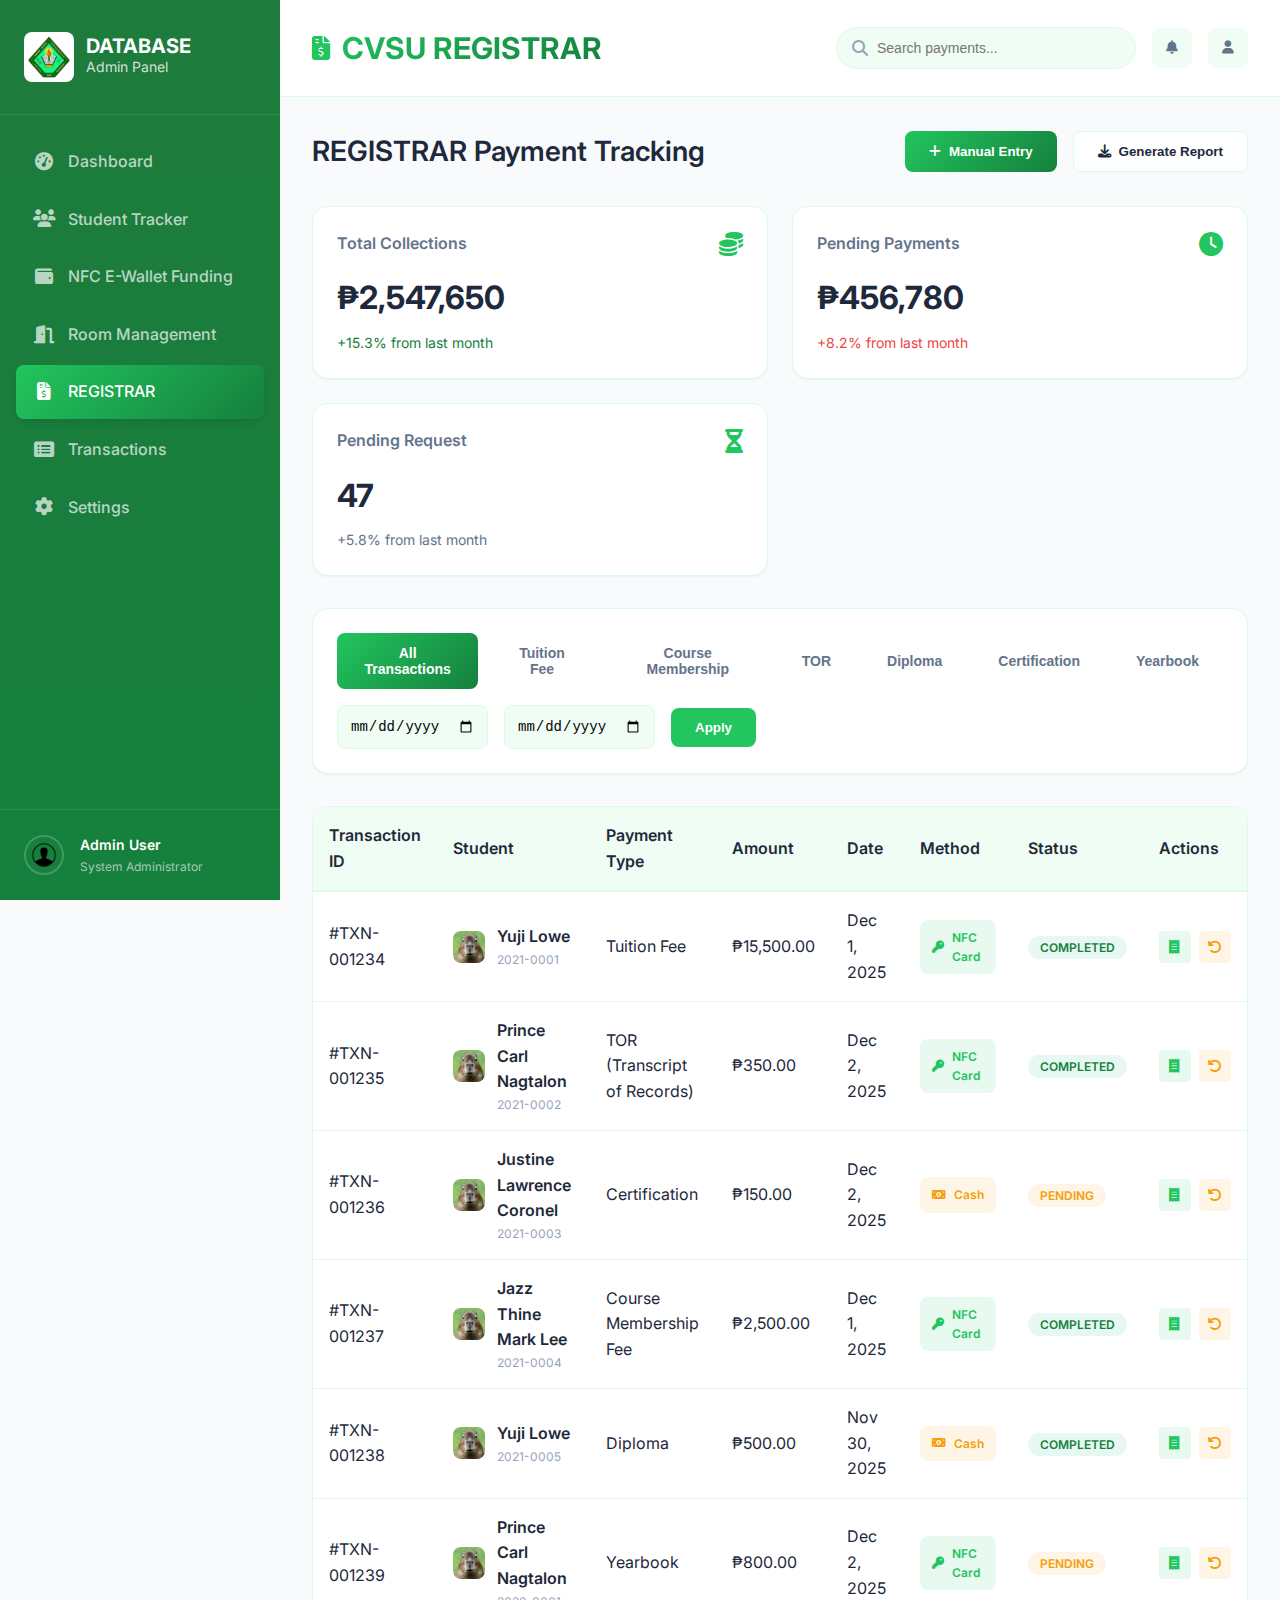
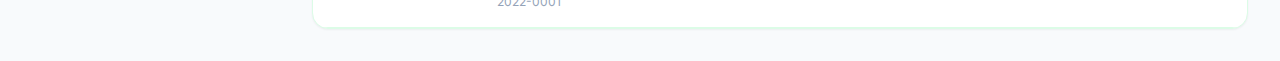
<file: HTML/REGISTRAR.html>
<!DOCTYPE html>
<html lang="en">
<head>
    <meta charset="UTF-8">
    <meta name="viewport" content="width=device-width, initial-scale=1.0">
    <title>REGISTRAR Payment Records - CVSU Key Admin</title>
    <link rel="stylesheet" href="../CSS/REGISTRAR.css">
    <link href="https://cdnjs.cloudflare.com/ajax/libs/font-awesome/6.4.0/css/all.min.css" rel="stylesheet">
    <link href="https://fonts.googleapis.com/css2?family=Inter:wght@300;400;500;600;700&display=swap" rel="stylesheet">
</head>
<body>
    <!-- Sidebar Navigation -->
    <nav class="sidebar">
        <div class="sidebar-header">
            <div class="logo">
                <img src="../assets/Cavite_State_University_(CvSU).png" alt="CvSU Logo" class="logo-img">
                <div class="logo-text">
                    <span class="logo-title">DATABASE</span>
                    <span class="logo-subtitle">Admin Panel</span>
                </div>
            </div>
        </div>
        
        <ul class="sidebar-menu">
            <li class="menu-item" data-section="dashboard">
                <a href="dashboard.html">
                    <i class="fas fa-tachometer-alt"></i>
                    <span>Dashboard</span>
                </a>
            </li>
            <li class="menu-item" data-section="students">
                <a href="students.html">
                    <i class="fas fa-users"></i>
                    <span>Student Tracker</span>
                </a>
            </li>
            <li class="menu-item" data-section="funding">
                <a href="NFC_E-Wallet_Funding.html">
                    <i class="fas fa-wallet"></i>
                    <span>NFC E-Wallet Funding</span>
                </a>
            </li>
            <li class="menu-item" data-section="rooms">
                <a href="rooms.html">
                    <i class="fas fa-door-open"></i>
                    <span>Room Management</span>
                </a>
            </li>
            <li class="menu-item active" data-section="payments">
                <a href="REGISTRAR.html">
                    <i class="fas fa-file-invoice-dollar"></i>
                    <span>REGISTRAR</span>
                </a>
            </li>
            <li class="menu-item" data-section="transactions">
                <a href="transactions.html">
                    <i class="fas fa-list-alt"></i>
                    <span>Transactions</span>
                </a>
            </li>
            <li class="menu-item" data-section="settings">
                <a href="settings.html">
                    <i class="fas fa-cog"></i>
                    <span>Settings</span>
                </a>
            </li>
        </ul>
        
        <div class="sidebar-footer">
            <div class="admin-profile">
                <img src="../assets/admin.png" alt="Admin" class="profile-img">
                <div class="profile-info">
                    <span class="name">Admin User</span>
                    <span class="role">System Administrator</span>
                </div>
            </div>
        </div>
    </nav>

    <!-- Main Content -->
    <main class="main-content">
        <!-- Header -->
        <header class="header">
            <div class="header-left">
                <button class="sidebar-toggle">
                    <i class="fas fa-bars"></i>
                </button>
                <h1 class="page-title gradient-text">
                    <i class="fas fa-file-invoice-dollar"></i>
                    CVSU REGISTRAR
                </h1>
            </div>
            <div class="header-right">
                <div class="search-box">
                    <i class="fas fa-search"></i>
                    <input type="text" placeholder="Search payments...">
                </div>
                <button class="notification-btn">
                    <i class="fas fa-bell"></i>
                </button>
                <button class="user-menu-btn">
                    <i class="fas fa-user"></i>
                </button>
            </div>
        </header>

        <!-- Content Area -->
        <div class="content-area">
            <!-- Payment Tracking Section -->
            <section id="payments-section" class="content-section">
                <div class="section-header">
                    <h2>REGISTRAR Payment Tracking</h2>
                    <div class="section-actions">
                        <button class="btn-primary" id="manual-entry-btn">
                            <i class="fas fa-plus"></i>
                            Manual Entry
                        </button>
                        <button class="btn-secondary" id="generate-report-btn">
                            <i class="fas fa-download"></i>
                            Generate Report
                        </button>
                    </div>
                </div>

                <div class="payment-stats-grid">
                    <div class="payment-stat-card">
                        <div class="payment-stat-header">
                            <h3>Total Collections</h3>
                            <i class="fas fa-coins"></i>
                        </div>
                        <div class="payment-stat-amount">₱2,547,650</div>
                        <div class="payment-stat-change positive">+15.3% from last month</div>
                    </div>
                    <div class="payment-stat-card">
                        <div class="payment-stat-header">
                            <h3>Pending Payments</h3>
                            <i class="fas fa-clock"></i>
                        </div>
                        <div class="payment-stat-amount">₱456,780</div>
                        <div class="payment-stat-change negative">+8.2% from last month</div>
                    </div>
                    <div class="payment-stat-card">
                        <div class="payment-stat-header">
                            <h3>Pending Request</h3>
                            <i class="fas fa-hourglass-half"></i>
                        </div>
                        <div class="payment-stat-amount">47</div>
                        <div class="payment-stat-change">+5.8% from last month</div>
                    </div>
                </div>

                <div class="payment-filters">
                    <div class="filter-tabs" id="payment-filter-tabs">
                        <button class="filter-tab active" data-filter="all">All Transactions</button>
                        <button class="filter-tab" data-filter="tuition">Tuition Fee</button>
                        <button class="filter-tab" data-filter="membership">Course Membership</button>
                        <button class="filter-tab" data-filter="tor">TOR</button>
                        <button class="filter-tab" data-filter="diploma">Diploma</button>
                        <button class="filter-tab" data-filter="certification">Certification</button>
                        <button class="filter-tab" data-filter="yearbook">Yearbook</button>
                    </div>
                    <div class="date-filter">
                        <input type="date" id="filter-start-date" class="date-input" placeholder="Start Date">
                        <input type="date" id="filter-end-date" class="date-input" placeholder="End Date">
                        <button class="btn-filter" id="apply-date-filter">Apply</button>
                    </div>
                </div>

                <div class="payment-table-container">
                    <table class="payment-table">
                        <thead>
                            <tr>
                                <th>Transaction ID</th>
                                <th>Student</th>
                                <th>Payment Type</th>
                                <th>Amount</th>
                                <th>Date</th>
                                <th>Method</th>
                                <th>Status</th>
                                <th>Actions</th>
                            </tr>
                        </thead>
                        <tbody>
                            <tr>
                                <td>#TXN-001234</td>
                                <td>
                                    <div class="student-payment-info">
                                        <img src="../assets/student avatar.jpg" alt="Student" class="student-payment-avatar">
                                        <div>
                                            <span class="student-name">Yuji Lowe</span>
                                            <span class="student-id">2021-0001</span>
                                        </div>
                                    </div>
                                </td>
                                <td>Tuition Fee</td>
                                <td>₱15,500.00</td>
                                <td>Dec 1, 2025</td>
                                <td>
                                    <span class="payment-method nfc">
                                        <i class="fas fa-key"></i>
                                        NFC Card
                                    </span>
                                </td>
                                <td><span class="payment-status completed">Completed</span></td>
                                <td>
                                    <div class="payment-actions">
                                        <button class="btn-payment-action view" title="View Receipt">
                                            <i class="fas fa-receipt"></i>
                                        </button>
                                        <button class="btn-payment-action refund" title="Refund">
                                            <i class="fas fa-undo"></i>
                                        </button>
                                    </div>
                                </td>
                            </tr>
                            <tr>
                                <td>#TXN-001235</td>
                                <td>
                                    <div class="student-payment-info">
                                        <img src="../assets/student avatar.jpg" alt="Student" class="student-payment-avatar">
                                        <div>
                                            <span class="student-name">Prince Carl Nagtalon</span>
                                            <span class="student-id">2021-0002</span>
                                        </div>
                                    </div>
                                </td>
                                <td>TOR (Transcript of Records)</td>
                                <td>₱350.00</td>
                                <td>Dec 2, 2025</td>
                                <td>
                                    <span class="payment-method nfc">
                                        <i class="fas fa-key"></i>
                                        NFC Card
                                    </span>
                                </td>
                                <td><span class="payment-status completed">Completed</span></td>
                                <td>
                                    <div class="payment-actions">
                                        <button class="btn-payment-action view" title="View Receipt">
                                            <i class="fas fa-receipt"></i>
                                        </button>
                                        <button class="btn-payment-action refund" title="Refund">
                                            <i class="fas fa-undo"></i>
                                        </button>
                                    </div>
                                </td>
                            </tr>
                            <tr>
                                <td>#TXN-001236</td>
                                <td>
                                    <div class="student-payment-info">
                                        <img src="../assets/student avatar.jpg" alt="Student" class="student-payment-avatar">
                                        <div>
                                            <span class="student-name">Justine Lawrence Coronel</span>
                                            <span class="student-id">2021-0003</span>
                                        </div>
                                    </div>
                                </td>
                                <td>Certification</td>
                                <td>₱150.00</td>
                                <td>Dec 2, 2025</td>
                                <td>
                                    <span class="payment-method cash">
                                        <i class="fas fa-money-bill-alt"></i>
                                        Cash
                                    </span>
                                </td>
                                <td><span class="payment-status pending">Pending</span></td>
                                <td>
                                    <div class="payment-actions">
                                        <button class="btn-payment-action view" title="View Receipt">
                                            <i class="fas fa-receipt"></i>
                                        </button>
                                        <button class="btn-payment-action refund" title="Refund">
                                            <i class="fas fa-undo"></i>
                                        </button>
                                    </div>
                                </td>
                            </tr>
                            <tr>
                                <td>#TXN-001237</td>
                                <td>
                                    <div class="student-payment-info">
                                        <img src="../assets/student avatar.jpg" alt="Student" class="student-payment-avatar">
                                        <div>
                                            <span class="student-name">Jazz Thine Mark Lee</span>
                                            <span class="student-id">2021-0004</span>
                                        </div>
                                    </div>
                                </td>
                                <td>Course Membership Fee</td>
                                <td>₱2,500.00</td>
                                <td>Dec 1, 2025</td>
                                <td>
                                    <span class="payment-method nfc">
                                        <i class="fas fa-key"></i>
                                        NFC Card
                                    </span>
                                </td>
                                <td><span class="payment-status completed">Completed</span></td>
                                <td>
                                    <div class="payment-actions">
                                        <button class="btn-payment-action view" title="View Receipt">
                                            <i class="fas fa-receipt"></i>
                                        </button>
                                        <button class="btn-payment-action refund" title="Refund">
                                            <i class="fas fa-undo"></i>
                                        </button>
                                    </div>
                                </td>
                            </tr>
                            <tr>
                                <td>#TXN-001238</td>
                                <td>
                                    <div class="student-payment-info">
                                        <img src="../assets/student avatar.jpg" alt="Student" class="student-payment-avatar">
                                        <div>
                                            <span class="student-name">Yuji Lowe</span>
                                            <span class="student-id">2021-0005</span>
                                        </div>
                                    </div>
                                </td>
                                <td>Diploma</td>
                                <td>₱500.00</td>
                                <td>Nov 30, 2025</td>
                                <td>
                                    <span class="payment-method cash">
                                        <i class="fas fa-money-bill-alt"></i>
                                        Cash
                                    </span>
                                </td>
                                <td><span class="payment-status completed">Completed</span></td>
                                <td>
                                    <div class="payment-actions">
                                        <button class="btn-payment-action view" title="View Receipt">
                                            <i class="fas fa-receipt"></i>
                                        </button>
                                        <button class="btn-payment-action refund" title="Refund">
                                            <i class="fas fa-undo"></i>
                                        </button>
                                    </div>
                                </td>
                            </tr>
                            <tr>
                                <td>#TXN-001239</td>
                                <td>
                                    <div class="student-payment-info">
                                        <img src="../assets/student avatar.jpg" alt="Student" class="student-payment-avatar">
                                        <div>
                                            <span class="student-name">Prince Carl Nagtalon</span>
                                            <span class="student-id">2022-0001</span>
                                        </div>
                                    </div>
                                </td>
                                <td>Yearbook</td>
                                <td>₱800.00</td>
                                <td>Dec 2, 2025</td>
                                <td>
                                    <span class="payment-method nfc">
                                        <i class="fas fa-key"></i>
                                        NFC Card
                                    </span>
                                </td>
                                <td><span class="payment-status pending">Pending</span></td>
                                <td>
                                    <div class="payment-actions">
                                        <button class="btn-payment-action view" title="View Receipt">
                                            <i class="fas fa-receipt"></i>
                                        </button>
                                        <button class="btn-payment-action refund" title="Refund">
                                            <i class="fas fa-undo"></i>
                                        </button>
                                    </div>
                                </td>
                            </tr>
                        </tbody>
                    </table>
                </div>
            </section>
        </div>
    </main>

    <!-- Manual Entry Modal -->
    <div class="modal-overlay" id="manual-entry-modal">
        <div class="modal">
            <div class="modal-header">
                <h3><i class="fas fa-file-invoice-dollar"></i> Manual Payment Entry</h3>
                <button class="modal-close" id="close-entry-modal">
                    <i class="fas fa-times"></i>
                </button>
            </div>
            <div class="modal-body">
                <form id="manual-entry-form">
                    <div class="form-row">
                        <div class="form-group">
                            <label for="entry-student-id">Student Number <span class="required">*</span></label>
                            <input type="text" id="entry-student-id" class="form-input" placeholder="e.g., 202310001" required>
                        </div>
                        <div class="form-group">
                            <label for="entry-student-name">Student Name</label>
                            <input type="text" id="entry-student-name" class="form-input" placeholder="Auto-filled" readonly>
                        </div>
                    </div>
                    <div class="form-row">
                        <div class="form-group">
                            <label for="entry-payment-type">Payment Type <span class="required">*</span></label>
                            <select id="entry-payment-type" class="form-input" required>
                                <option value="">Select Payment Type</option>
                                <option value="Tuition Fee">Tuition Fee</option>
                                <option value="Course Membership">Course Membership</option>
                                <option value="TOR">TOR (Transcript of Records)</option>
                                <option value="Diploma">Diploma</option>
                                <option value="Certification">Certification</option>
                                <option value="Yearbook">Yearbook</option>
                                <option value="Laboratory Fee">Laboratory Fee</option>
                                <option value="Library Fee">Library Fee</option>
                                <option value="Other">Other</option>
                            </select>
                        </div>
                        <div class="form-group">
                            <label for="entry-amount">Amount <span class="required">*</span></label>
                            <input type="number" id="entry-amount" class="form-input" placeholder="0.00" min="0" step="0.01" required>
                        </div>
                    </div>
                    <div class="form-row">
                        <div class="form-group">
                            <label for="entry-payment-method">Payment Method</label>
                            <select id="entry-payment-method" class="form-input">
                                <option value="NFC Card">NFC Card</option>
                                <option value="Cash">Cash</option>
                                <option value="GCash">GCash</option>
                                <option value="Bank Transfer">Bank Transfer</option>
                            </select>
                        </div>
                        <div class="form-group">
                            <label for="entry-status">Status</label>
                            <select id="entry-status" class="form-input">
                                <option value="Completed">Completed</option>
                                <option value="Pending">Pending</option>
                                <option value="Failed">Failed</option>
                            </select>
                        </div>
                    </div>
                    <div class="form-row">
                        <div class="form-group">
                            <label for="entry-reference">Reference Number</label>
                            <input type="text" id="entry-reference" class="form-input" placeholder="Optional">
                        </div>
                        <div class="form-group">
                            <label for="entry-date">Payment Date</label>
                            <input type="date" id="entry-date" class="form-input">
                        </div>
                    </div>
                    <div class="form-row">
                        <div class="form-group full-width">
                            <label for="entry-notes">Notes (Optional)</label>
                            <textarea id="entry-notes" class="form-input" rows="2" placeholder="Additional notes..."></textarea>
                        </div>
                    </div>
                </form>
            </div>
            <div class="modal-footer">
                <button class="btn-secondary" id="cancel-entry-modal">Cancel</button>
                <button class="btn-primary" id="submit-entry">
                    <i class="fas fa-save"></i>
                    Save Payment
                </button>
            </div>
        </div>
    </div>

    <!-- View Receipt Modal -->
    <div class="modal-overlay" id="view-receipt-modal">
        <div class="modal view-modal">
            <div class="modal-header">
                <h3><i class="fas fa-receipt"></i> Payment Receipt</h3>
                <button class="modal-close" id="close-receipt-modal">
                    <i class="fas fa-times"></i>
                </button>
            </div>
            <div class="modal-body">
                <div class="receipt-header">
                    <img src="../assets/Cavite_State_University_(CvSU).png" alt="CvSU Logo" class="receipt-logo">
                    <div class="receipt-title">
                        <h2>Cavite State University</h2>
                        <p>Official Payment Receipt</p>
                    </div>
                </div>
                <div class="receipt-details">
                    <div class="receipt-row">
                        <span class="receipt-label">Transaction ID:</span>
                        <span id="receipt-txn-id" class="receipt-value">-</span>
                    </div>
                    <div class="receipt-row">
                        <span class="receipt-label">Date:</span>
                        <span id="receipt-date" class="receipt-value">-</span>
                    </div>
                    <div class="receipt-row">
                        <span class="receipt-label">Student:</span>
                        <span id="receipt-student" class="receipt-value">-</span>
                    </div>
                    <div class="receipt-row">
                        <span class="receipt-label">Student ID:</span>
                        <span id="receipt-student-id" class="receipt-value">-</span>
                    </div>
                    <div class="receipt-row">
                        <span class="receipt-label">Payment Type:</span>
                        <span id="receipt-type" class="receipt-value">-</span>
                    </div>
                    <div class="receipt-row">
                        <span class="receipt-label">Payment Method:</span>
                        <span id="receipt-method" class="receipt-value">-</span>
                    </div>
                    <div class="receipt-row total">
                        <span class="receipt-label">Amount Paid:</span>
                        <span id="receipt-amount" class="receipt-value">-</span>
                    </div>
                    <div class="receipt-row">
                        <span class="receipt-label">Status:</span>
                        <span id="receipt-status" class="receipt-value">-</span>
                    </div>
                </div>
                <div class="receipt-footer">
                    <p>Thank you for your payment!</p>
                    <p class="receipt-note">This is a computer-generated receipt.</p>
                </div>
            </div>
            <div class="modal-footer">
                <button class="btn-secondary" id="close-receipt-btn">Close</button>
                <button class="btn-primary" id="print-receipt-btn">
                    <i class="fas fa-print"></i>
                    Print Receipt
                </button>
            </div>
        </div>
    </div>

    <script>
        // Basic JavaScript for responsive sidebar
        document.addEventListener('DOMContentLoaded', function() {
            const sidebarToggle = document.querySelector('.sidebar-toggle');
            const sidebar = document.querySelector('.sidebar');
            
            if (sidebarToggle) {
                sidebarToggle.addEventListener('click', function() {
                    sidebar.classList.toggle('open');
                });
            }
        });
    </script>
    <script src="../script.js"></script>
</body>
</html>
</file>
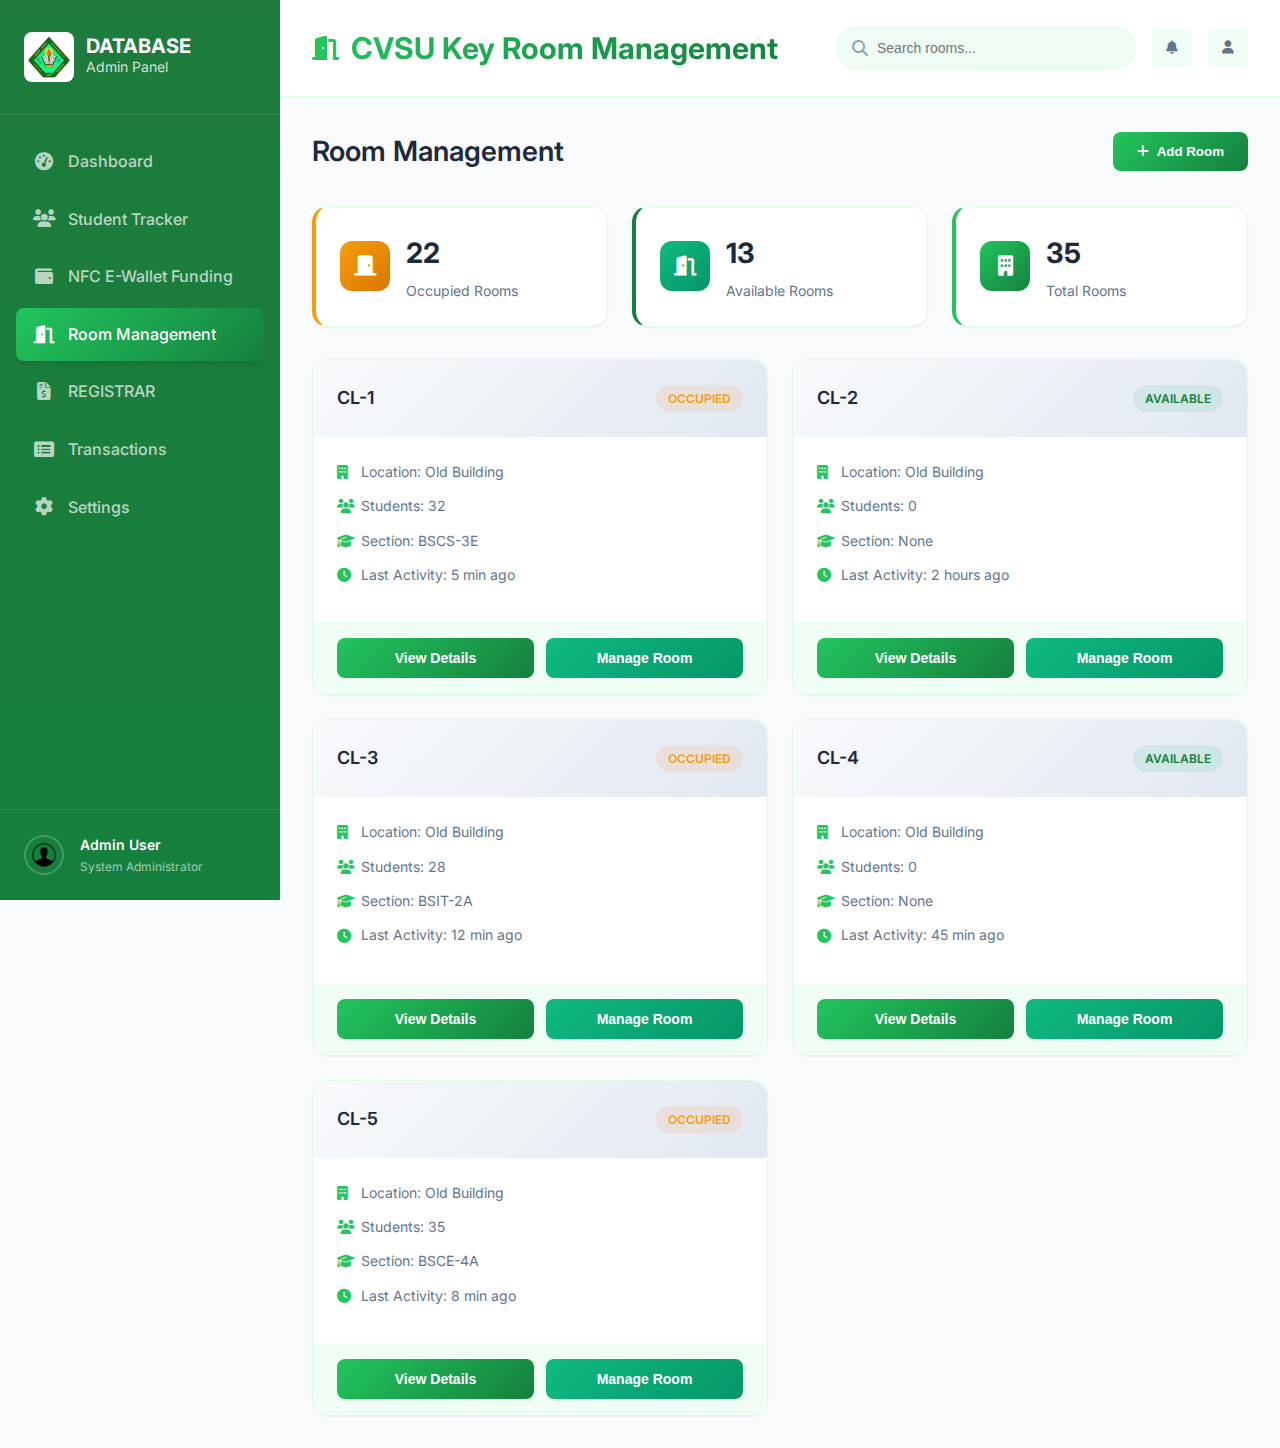
<file: HTML/rooms.html>
<!DOCTYPE html>
<html lang="en">
<head>
    <meta charset="UTF-8">
    <meta name="viewport" content="width=device-width, initial-scale=1.0">
    <title>Room Management - CVSU Key Admin</title>
    <link rel="stylesheet" href="../CSS/rooms.css">
    <link href="https://cdnjs.cloudflare.com/ajax/libs/font-awesome/6.4.0/css/all.min.css" rel="stylesheet">
    <link href="https://fonts.googleapis.com/css2?family=Inter:wght@300;400;500;600;700&display=swap" rel="stylesheet">
</head>
<body>
    <!-- Sidebar Navigation -->
    <nav class="sidebar">
        <div class="sidebar-header">
            <div class="logo">
                <img src="../assets/Cavite_State_University_(CvSU).png" alt="CvSU Logo" class="logo-img">
                <div class="logo-text">
                    <span class="logo-title">DATABASE</span>
                    <span class="logo-subtitle">Admin Panel</span>
                </div>
            </div>
        </div>
        
        <ul class="sidebar-menu">
            <li class="menu-item" data-section="dashboard">
                <a href="dashboard.html">
                    <i class="fas fa-tachometer-alt"></i>
                    <span>Dashboard</span>
                </a>
            </li>
            <li class="menu-item" data-section="students">
                <a href="students.html">
                    <i class="fas fa-users"></i>
                    <span>Student Tracker</span>
                </a>
            </li>
            <li class="menu-item" data-section="funding">
                <a href="NFC_E-Wallet_Funding.html">
                    <i class="fas fa-wallet"></i>
                    <span>NFC E-Wallet Funding</span>
                </a>
            </li>
            <li class="menu-item active" data-section="rooms">
                <a href="rooms.html">
                    <i class="fas fa-door-open"></i>
                    <span>Room Management</span>
                </a>
            </li>
            <li class="menu-item" data-section="payments">
                <a href="REGISTRAR.html">
                    <i class="fas fa-file-invoice-dollar"></i>
                    <span>REGISTRAR</span>
                </a>
            </li>
            <li class="menu-item" data-section="transactions">
                <a href="transactions.html">
                    <i class="fas fa-list-alt"></i>
                    <span>Transactions</span>
                </a>
            </li>
            <li class="menu-item" data-section="settings">
                <a href="settings.html">
                    <i class="fas fa-cog"></i>
                    <span>Settings</span>
                </a>
            </li>
        </ul>
        
        <div class="sidebar-footer">
            <div class="admin-profile">
                <img src="../assets/admin.png" alt="Admin" class="profile-img">
                <div class="profile-info">
                    <span class="name">Admin User</span>
                    <span class="role">System Administrator</span>
                </div>
            </div>
        </div>
    </nav>

    <!-- Main Content -->
    <main class="main-content">
        <!-- Header -->
        <header class="header">
            <div class="header-left">
                <button class="sidebar-toggle">
                    <i class="fas fa-bars"></i>
                </button>
                <h1 class="page-title gradient-text">
                    <i class="fas fa-door-open"></i>
                    CVSU Key Room Management
                </h1>
            </div>
            <div class="header-right">
                <div class="search-box">
                    <i class="fas fa-search"></i>
                    <input type="text" placeholder="Search rooms...">
                </div>
                <button class="notification-btn">
                    <i class="fas fa-bell"></i>
                </button>
                <button class="user-menu-btn">
                    <i class="fas fa-user"></i>
                </button>
            </div>
        </header>

        <!-- Content -->
        <div class="content-area">
            <div class="section-header">
                <h2>Room Management</h2>
                <div class="section-actions">
                    <button class="btn-primary" id="add-room-btn">
                        <i class="fas fa-plus"></i>
                        Add Room
                    </button>
                </div>
            </div>

            <div class="room-stats">
                <div class="room-stat-card occupied">
                    <div class="room-stat-icon">
                        <i class="fas fa-door-closed"></i>
                    </div>
                    <div class="room-stat-info">
                        <h3>22</h3>
                        <p>Occupied Rooms</p>
                    </div>
                </div>
                <div class="room-stat-card available">
                    <div class="room-stat-icon">
                        <i class="fas fa-door-open"></i>
                    </div>
                    <div class="room-stat-info">
                        <h3>13</h3>
                        <p>Available Rooms</p>
                    </div>
                </div>
                <div class="room-stat-card total">
                    <div class="room-stat-icon">
                        <i class="fas fa-building"></i>
                    </div>
                    <div class="room-stat-info">
                        <h3>35</h3>
                        <p>Total Rooms</p>
                    </div>
                </div>
            </div>

            <div class="device-grid">
                <div class="device-card occupied">
                    <div class="device-header">
                        <h3>CL-1</h3>
                        <span class="device-status occupied">Occupied</span>
                    </div>
                    <div class="device-details">
                        <p><i class="fas fa-building"></i> Location: Old Building</p>
                        <p><i class="fas fa-users"></i> Students: 32</p>
                        <p><i class="fas fa-graduation-cap"></i> Section: BSCS-3E</p>
                        <p><i class="fas fa-clock"></i> Last Activity: 5 min ago</p>
                    </div>
                    <div class="device-actions">
                        <button class="btn-device view">View Details</button>
                        <button class="btn-device manage">Manage Room</button>
                    </div>
                </div>

                <div class="device-card available">
                    <div class="device-header">
                        <h3>CL-2</h3>
                        <span class="device-status available">Available</span>
                    </div>
                    <div class="device-details">
                        <p><i class="fas fa-building"></i> Location: Old Building</p>
                        <p><i class="fas fa-users"></i> Students: 0</p>
                        <p><i class="fas fa-graduation-cap"></i> Section: None</p>
                        <p><i class="fas fa-clock"></i> Last Activity: 2 hours ago</p>
                    </div>
                    <div class="device-actions">
                        <button class="btn-device view">View Details</button>
                        <button class="btn-device manage">Manage Room</button>
                    </div>
                </div>

                <div class="device-card occupied">
                    <div class="device-header">
                        <h3>CL-3</h3>
                        <span class="device-status occupied">Occupied</span>
                    </div>
                    <div class="device-details">
                        <p><i class="fas fa-building"></i> Location: Old Building</p>
                        <p><i class="fas fa-users"></i> Students: 28</p>
                        <p><i class="fas fa-graduation-cap"></i> Section: BSIT-2A</p>
                        <p><i class="fas fa-clock"></i> Last Activity: 12 min ago</p>
                    </div>
                    <div class="device-actions">
                        <button class="btn-device view">View Details</button>
                        <button class="btn-device manage">Manage Room</button>
                    </div>
                </div>

                <div class="device-card available">
                    <div class="device-header">
                        <h3>CL-4</h3>
                        <span class="device-status available">Available</span>
                    </div>
                    <div class="device-details">
                        <p><i class="fas fa-building"></i> Location: Old Building</p>
                        <p><i class="fas fa-users"></i> Students: 0</p>
                        <p><i class="fas fa-graduation-cap"></i> Section: None</p>
                        <p><i class="fas fa-clock"></i> Last Activity: 45 min ago</p>
                    </div>
                    <div class="device-actions">
                        <button class="btn-device view">View Details</button>
                        <button class="btn-device manage">Manage Room</button>
                    </div>
                </div>

                <div class="device-card occupied">
                    <div class="device-header">
                        <h3>CL-5</h3>
                        <span class="device-status occupied">Occupied</span>
                    </div>
                    <div class="device-details">
                        <p><i class="fas fa-building"></i> Location: Old Building</p>
                        <p><i class="fas fa-users"></i> Students: 35</p>
                        <p><i class="fas fa-graduation-cap"></i> Section: BSCE-4A</p>
                        <p><i class="fas fa-clock"></i> Last Activity: 8 min ago</p>
                    </div>
                    <div class="device-actions">
                        <button class="btn-device view">View Details</button>
                        <button class="btn-device manage">Manage Room</button>
                    </div>
                </div>

            </div>
        </div>
    </main>

    <!-- Add Room Modal -->
    <div class="modal-overlay" id="add-room-modal">
        <div class="modal">
            <div class="modal-header">
                <h3><i class="fas fa-door-open"></i> Add New Room</h3>
                <button class="modal-close" id="close-room-modal">
                    <i class="fas fa-times"></i>
                </button>
            </div>
            <div class="modal-body">
                <form id="add-room-form">
                    <div class="form-row">
                        <div class="form-group">
                            <label for="room-code">Room Code <span class="required">*</span></label>
                            <input type="text" id="room-code" class="form-input" placeholder="e.g., CL-101" required>
                        </div>
                        <div class="form-group">
                            <label for="room-name">Room Name <span class="required">*</span></label>
                            <input type="text" id="room-name" class="form-input" placeholder="e.g., Computer Lab 1" required>
                        </div>
                    </div>
                    <div class="form-row">
                        <div class="form-group">
                            <label for="room-type">Room Type</label>
                            <select id="room-type" class="form-input">
                                <option value="Classroom">Classroom</option>
                                <option value="Laboratory">Laboratory</option>
                                <option value="Lecture Hall">Lecture Hall</option>
                                <option value="Office">Office</option>
                                <option value="Conference Room">Conference Room</option>
                                <option value="Library">Library</option>
                                <option value="Other">Other</option>
                            </select>
                        </div>
                        <div class="form-group">
                            <label for="room-building">Building</label>
                            <select id="room-building" class="form-input">
                                <option value="Main Building">Main Building</option>
                                <option value="Old Building">Old Building</option>
                                <option value="New Building">New Building</option>
                                <option value="Science Building">Science Building</option>
                                <option value="Engineering Building">Engineering Building</option>
                                <option value="Admin Building">Admin Building</option>
                            </select>
                        </div>
                    </div>
                    <div class="form-row">
                        <div class="form-group">
                            <label for="room-capacity">Capacity</label>
                            <input type="number" id="room-capacity" class="form-input" placeholder="e.g., 50" value="50" min="1" max="500">
                        </div>
                        <div class="form-group">
                            <label for="room-status">Initial Status</label>
                            <select id="room-status" class="form-input">
                                <option value="Available">Available</option>
                                <option value="Occupied">Occupied</option>
                                <option value="Maintenance">Maintenance</option>
                            </select>
                        </div>
                    </div>
                    <div class="form-row">
                        <div class="form-group full-width">
                            <label for="room-description">Description (Optional)</label>
                            <textarea id="room-description" class="form-input" rows="3" placeholder="Enter room description..."></textarea>
                        </div>
                    </div>
                </form>
            </div>
            <div class="modal-footer">
                <button class="btn-secondary" id="cancel-room-modal">Cancel</button>
                <button class="btn-primary" id="submit-room">
                    <i class="fas fa-plus"></i>
                    Add Room
                </button>
            </div>
        </div>
    </div>

    <!-- View Room Modal -->
    <div class="modal-overlay" id="view-room-modal">
        <div class="modal view-modal">
            <div class="modal-header">
                <h3><i class="fas fa-door-open"></i> Room Details</h3>
                <button class="modal-close" id="close-view-room-modal">
                    <i class="fas fa-times"></i>
                </button>
            </div>
            <div class="modal-body">
                <div class="room-visual">
                    <div class="room-icon-large">
                        <i class="fas fa-door-open"></i>
                    </div>
                    <div class="room-title">
                        <h2 id="view-room-code">-</h2>
                        <span id="view-room-status" class="device-status available">Available</span>
                    </div>
                </div>
                <div class="details-grid">
                    <div class="detail-item">
                        <label><i class="fas fa-tag"></i> Room Name</label>
                        <span id="view-room-name">-</span>
                    </div>
                    <div class="detail-item">
                        <label><i class="fas fa-layer-group"></i> Room Type</label>
                        <span id="view-room-type">-</span>
                    </div>
                    <div class="detail-item">
                        <label><i class="fas fa-building"></i> Building</label>
                        <span id="view-room-building">-</span>
                    </div>
                    <div class="detail-item">
                        <label><i class="fas fa-users"></i> Capacity</label>
                        <span id="view-room-capacity">-</span>
                    </div>
                </div>
                <div class="room-access-section">
                    <h4><i class="fas fa-history"></i> Recent Access Logs</h4>
                    <div class="access-logs-list" id="room-access-logs">
                        <p class="no-logs">No recent access logs</p>
                    </div>
                </div>
            </div>
            <div class="modal-footer">
                <button class="btn-secondary" id="close-view-room-btn">Close</button>
                <button class="btn-primary" id="edit-room-btn">
                    <i class="fas fa-edit"></i>
                    Edit Room
                </button>
            </div>
        </div>
    </div>

    <script src="../script.js"></script>
</body>
</html>
</file>
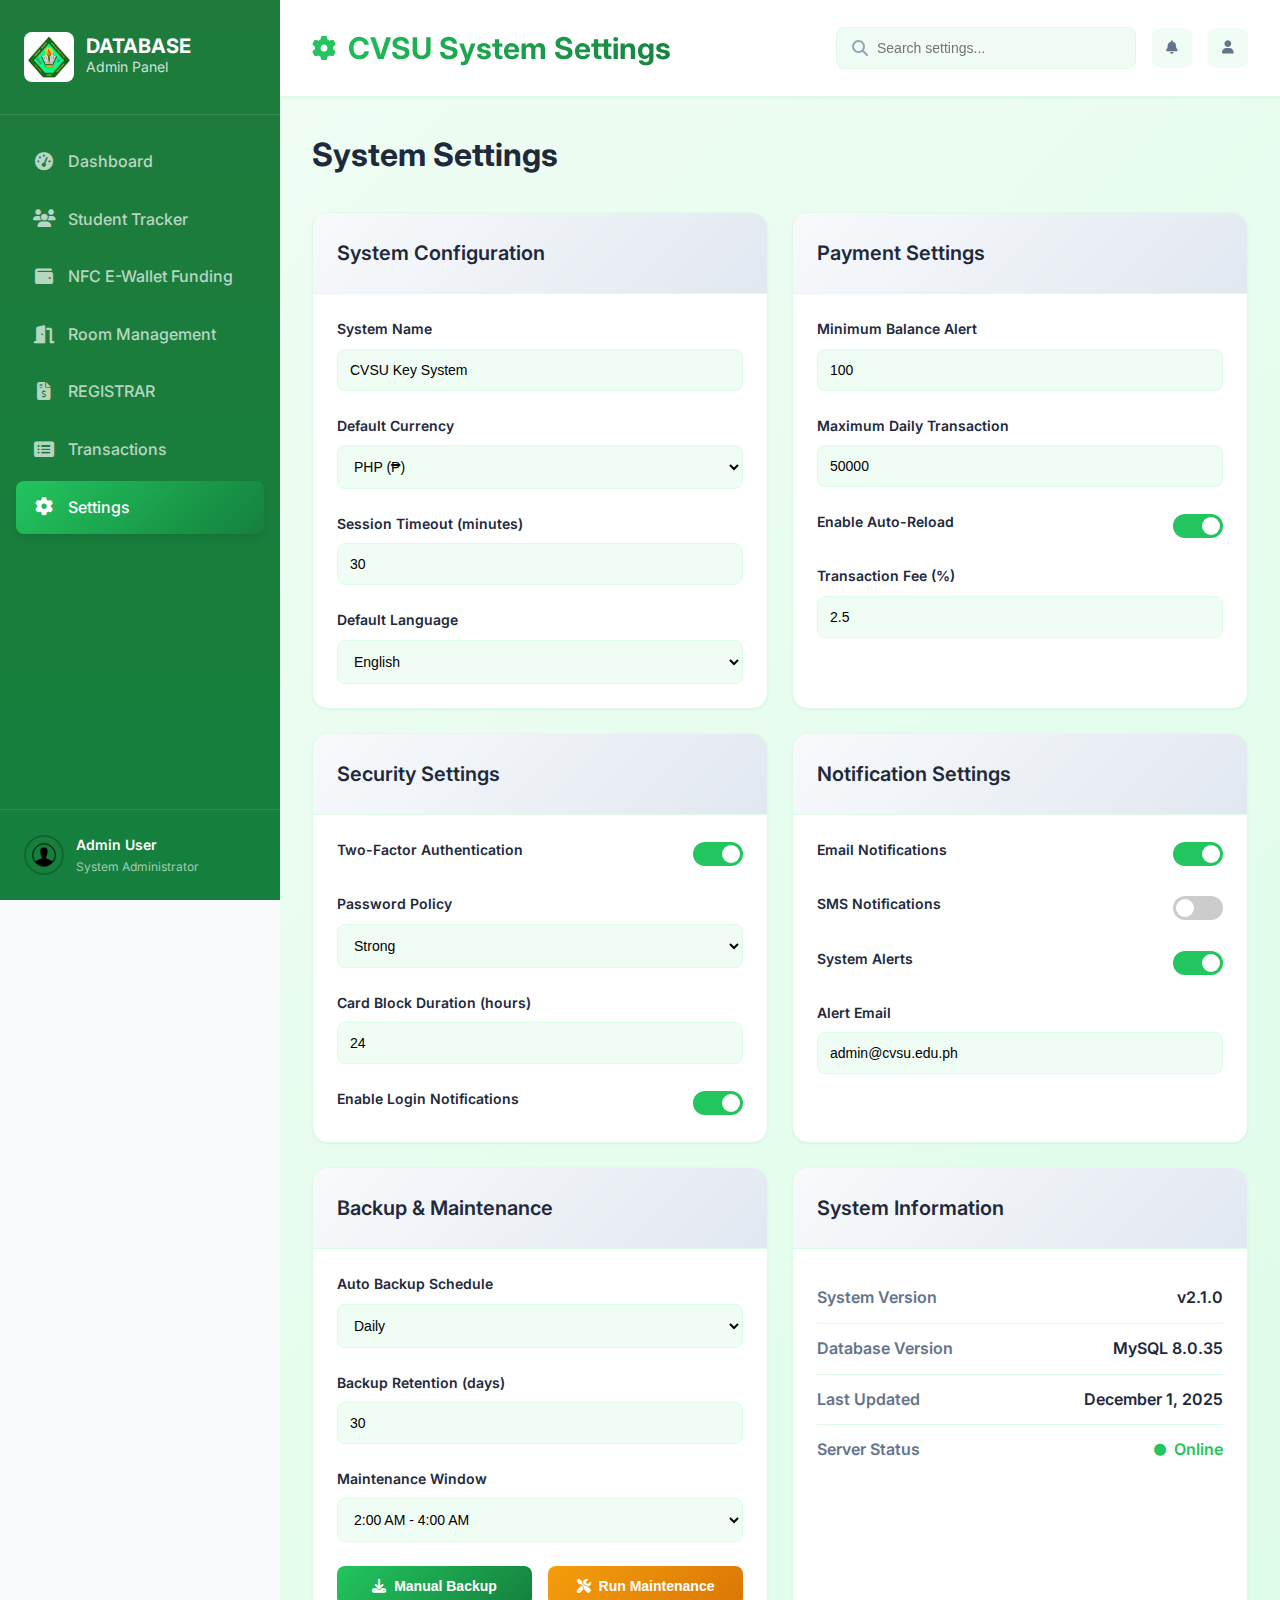
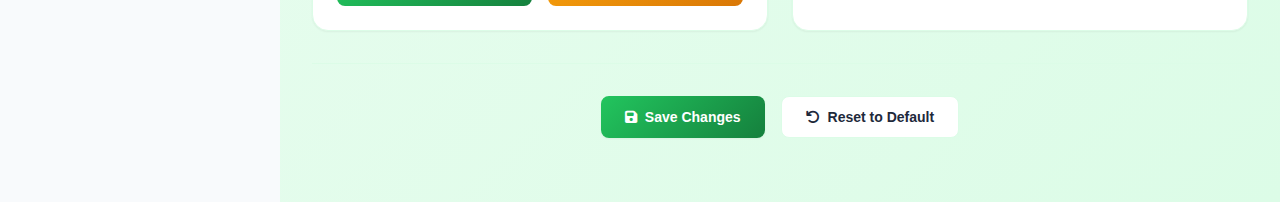
<file: HTML/settings.html>
<!DOCTYPE html>
<html lang="en">
<head>
    <meta charset="UTF-8">
    <meta name="viewport" content="width=device-width, initial-scale=1.0">
    <title>Settings - CVSU Key Admin</title>
    <link rel="stylesheet" href="../CSS/settings.css">
    <link href="https://cdnjs.cloudflare.com/ajax/libs/font-awesome/6.4.0/css/all.min.css" rel="stylesheet">
    <link href="https://fonts.googleapis.com/css2?family=Inter:wght@300;400;500;600;700&display=swap" rel="stylesheet">
</head>
<body>
    <!-- Sidebar Navigation -->
    <nav class="sidebar">
        <div class="sidebar-header">
            <div class="logo">
                <img src="../assets/Cavite_State_University_(CvSU).png" alt="CvSU Logo" class="logo-img">
                <div class="logo-text">
                    <span class="logo-title">DATABASE</span>
                    <span class="logo-subtitle">Admin Panel</span>
                </div>
            </div>
        </div>
        
        <ul class="sidebar-menu">
            <li class="menu-item" data-section="dashboard">
                <a href="dashboard.html">
                    <i class="fas fa-tachometer-alt"></i>
                    <span>Dashboard</span>
                </a>
            </li>
            <li class="menu-item" data-section="students">
                <a href="students.html">
                    <i class="fas fa-users"></i>
                    <span>Student Tracker</span>
                </a>
            </li>
            <li class="menu-item" data-section="funding">
                <a href="NFC_E-Wallet_Funding.html">
                    <i class="fas fa-wallet"></i>
                    <span>NFC E-Wallet Funding</span>
                </a>
            </li>
            <li class="menu-item" data-section="rooms">
                <a href="rooms.html">
                    <i class="fas fa-door-open"></i>
                    <span>Room Management</span>
                </a>
            </li>
            <li class="menu-item" data-section="payments">
                <a href="REGISTRAR.html">
                    <i class="fas fa-file-invoice-dollar"></i>
                    <span>REGISTRAR</span>
                </a>
            </li>
            <li class="menu-item" data-section="transactions">
                <a href="transactions.html">
                    <i class="fas fa-list-alt"></i>
                    <span>Transactions</span>
                </a>
            </li>
            <li class="menu-item active" data-section="settings">
                <a href="settings.html">
                    <i class="fas fa-cog"></i>
                    <span>Settings</span>
                </a>
            </li>
        </ul>
        
        <div class="sidebar-footer">
            <div class="admin-profile">
                <img src="../assets/admin.png" alt="Admin" class="profile-img">
                <div class="profile-info">
                    <span class="name">Admin User</span>
                    <span class="role">System Administrator</span>
                </div>
            </div>
        </div>
    </nav>

    <!-- Main Content -->
    <main class="main-content">
        <!-- Header -->
        <header class="header">
            <div class="header-left">
                <button class="sidebar-toggle">
                    <i class="fas fa-bars"></i>
                </button>
                <h1 class="page-title gradient-text">
                    <i class="fas fa-cog"></i>
                    CVSU System Settings
                </h1>
            </div>
            <div class="header-right">
                <div class="search-box">
                    <i class="fas fa-search"></i>
                    <input type="text" placeholder="Search settings...">
                </div>
                <button class="notification-btn">
                    <i class="fas fa-bell"></i>
                </button>
                <button class="user-menu-btn">
                    <i class="fas fa-user"></i>
                </button>
            </div>
        </header>

        <!-- Content -->
        <div class="content-area">
            <div class="section-header">
                <h2>System Settings</h2>
            </div>

            <div class="settings-grid">
                <div class="settings-card">
                    <div class="settings-header">
                        <h3>System Configuration</h3>
                    </div>
                    <div class="settings-content">
                        <div class="setting-item">
                            <label>System Name</label>
                            <input type="text" value="CVSU Key System" class="setting-input">
                        </div>
                        <div class="setting-item">
                            <label>Default Currency</label>
                            <select class="setting-select">
                                <option>PHP (₱)</option>
                                <option>USD ($)</option>
                            </select>
                        </div>
                        <div class="setting-item">
                            <label>Session Timeout (minutes)</label>
                            <input type="number" value="30" class="setting-input">
                        </div>
                        <div class="setting-item">
                            <label>Default Language</label>
                            <select class="setting-select">
                                <option>English</option>
                                <option>Filipino</option>
                            </select>
                        </div>
                    </div>
                </div>

                <div class="settings-card">
                    <div class="settings-header">
                        <h3>Payment Settings</h3>
                    </div>
                    <div class="settings-content">
                        <div class="setting-item">
                            <label>Minimum Balance Alert</label>
                            <input type="number" value="100" class="setting-input">
                        </div>
                        <div class="setting-item">
                            <label>Maximum Daily Transaction</label>
                            <input type="number" value="50000" class="setting-input">
                        </div>
                        <div class="setting-item toggle">
                            <label>Enable Auto-Reload</label>
                            <div class="toggle-switch">
                                <input type="checkbox" id="auto-reload" checked>
                                <label for="auto-reload"></label>
                            </div>
                        </div>
                        <div class="setting-item">
                            <label>Transaction Fee (%)</label>
                            <input type="number" value="2.5" step="0.1" class="setting-input">
                        </div>
                    </div>
                </div>

                <div class="settings-card">
                    <div class="settings-header">
                        <h3>Security Settings</h3>
                    </div>
                    <div class="settings-content">
                        <div class="setting-item toggle">
                            <label>Two-Factor Authentication</label>
                            <div class="toggle-switch">
                                <input type="checkbox" id="2fa" checked>
                                <label for="2fa"></label>
                            </div>
                        </div>
                        <div class="setting-item">
                            <label>Password Policy</label>
                            <select class="setting-select">
                                <option>Strong</option>
                                <option>Medium</option>
                                <option>Basic</option>
                            </select>
                        </div>
                        <div class="setting-item">
                            <label>Card Block Duration (hours)</label>
                            <input type="number" value="24" class="setting-input">
                        </div>
                        <div class="setting-item toggle">
                            <label>Enable Login Notifications</label>
                            <div class="toggle-switch">
                                <input type="checkbox" id="login-notifications" checked>
                                <label for="login-notifications"></label>
                            </div>
                        </div>
                    </div>
                </div>

                <div class="settings-card">
                    <div class="settings-header">
                        <h3>Notification Settings</h3>
                    </div>
                    <div class="settings-content">
                        <div class="setting-item toggle">
                            <label>Email Notifications</label>
                            <div class="toggle-switch">
                                <input type="checkbox" id="email-notif" checked>
                                <label for="email-notif"></label>
                            </div>
                        </div>
                        <div class="setting-item toggle">
                            <label>SMS Notifications</label>
                            <div class="toggle-switch">
                                <input type="checkbox" id="sms-notif">
                                <label for="sms-notif"></label>
                            </div>
                        </div>
                        <div class="setting-item toggle">
                            <label>System Alerts</label>
                            <div class="toggle-switch">
                                <input type="checkbox" id="system-alerts" checked>
                                <label for="system-alerts"></label>
                            </div>
                        </div>
                        <div class="setting-item">
                            <label>Alert Email</label>
                            <input type="email" value="admin@cvsu.edu.ph" class="setting-input">
                        </div>
                    </div>
                </div>

                <div class="settings-card">
                    <div class="settings-header">
                        <h3>Backup & Maintenance</h3>
                    </div>
                    <div class="settings-content">
                        <div class="setting-item">
                            <label>Auto Backup Schedule</label>
                            <select class="setting-select">
                                <option>Daily</option>
                                <option>Weekly</option>
                                <option>Monthly</option>
                            </select>
                        </div>
                        <div class="setting-item">
                            <label>Backup Retention (days)</label>
                            <input type="number" value="30" class="setting-input">
                        </div>
                        <div class="setting-item">
                            <label>Maintenance Window</label>
                            <select class="setting-select">
                                <option>2:00 AM - 4:00 AM</option>
                                <option>12:00 AM - 2:00 AM</option>
                                <option>4:00 AM - 6:00 AM</option>
                            </select>
                        </div>
                        <div class="setting-item">
                            <div class="setting-actions">
                                <button class="btn-setting backup">
                                    <i class="fas fa-download"></i>
                                    Manual Backup
                                </button>
                                <button class="btn-setting maintenance">
                                    <i class="fas fa-tools"></i>
                                    Run Maintenance
                                </button>
                            </div>
                        </div>
                    </div>
                </div>

                <div class="settings-card">
                    <div class="settings-header">
                        <h3>System Information</h3>
                    </div>
                    <div class="settings-content">
                        <div class="info-item">
                            <label>System Version</label>
                            <span class="info-value">v2.1.0</span>
                        </div>
                        <div class="info-item">
                            <label>Database Version</label>
                            <span class="info-value">MySQL 8.0.35</span>
                        </div>
                        <div class="info-item">
                            <label>Last Updated</label>
                            <span class="info-value">December 1, 2025</span>
                        </div>
                        <div class="info-item">
                            <label>Server Status</label>
                            <span class="info-value status-online">
                                <i class="fas fa-circle"></i>
                                Online
                            </span>
                        </div>
                    </div>
                </div>
            </div>

            <div class="settings-save">
                <button class="btn-primary save-settings">
                    <i class="fas fa-save"></i>
                    Save Changes
                </button>
                <button class="btn-secondary reset-settings">
                    <i class="fas fa-undo"></i>
                    Reset to Default
                </button>
            </div>
        </div>
    </main>
    <script src="../script.js"></script>
</body>
</html>
</file>
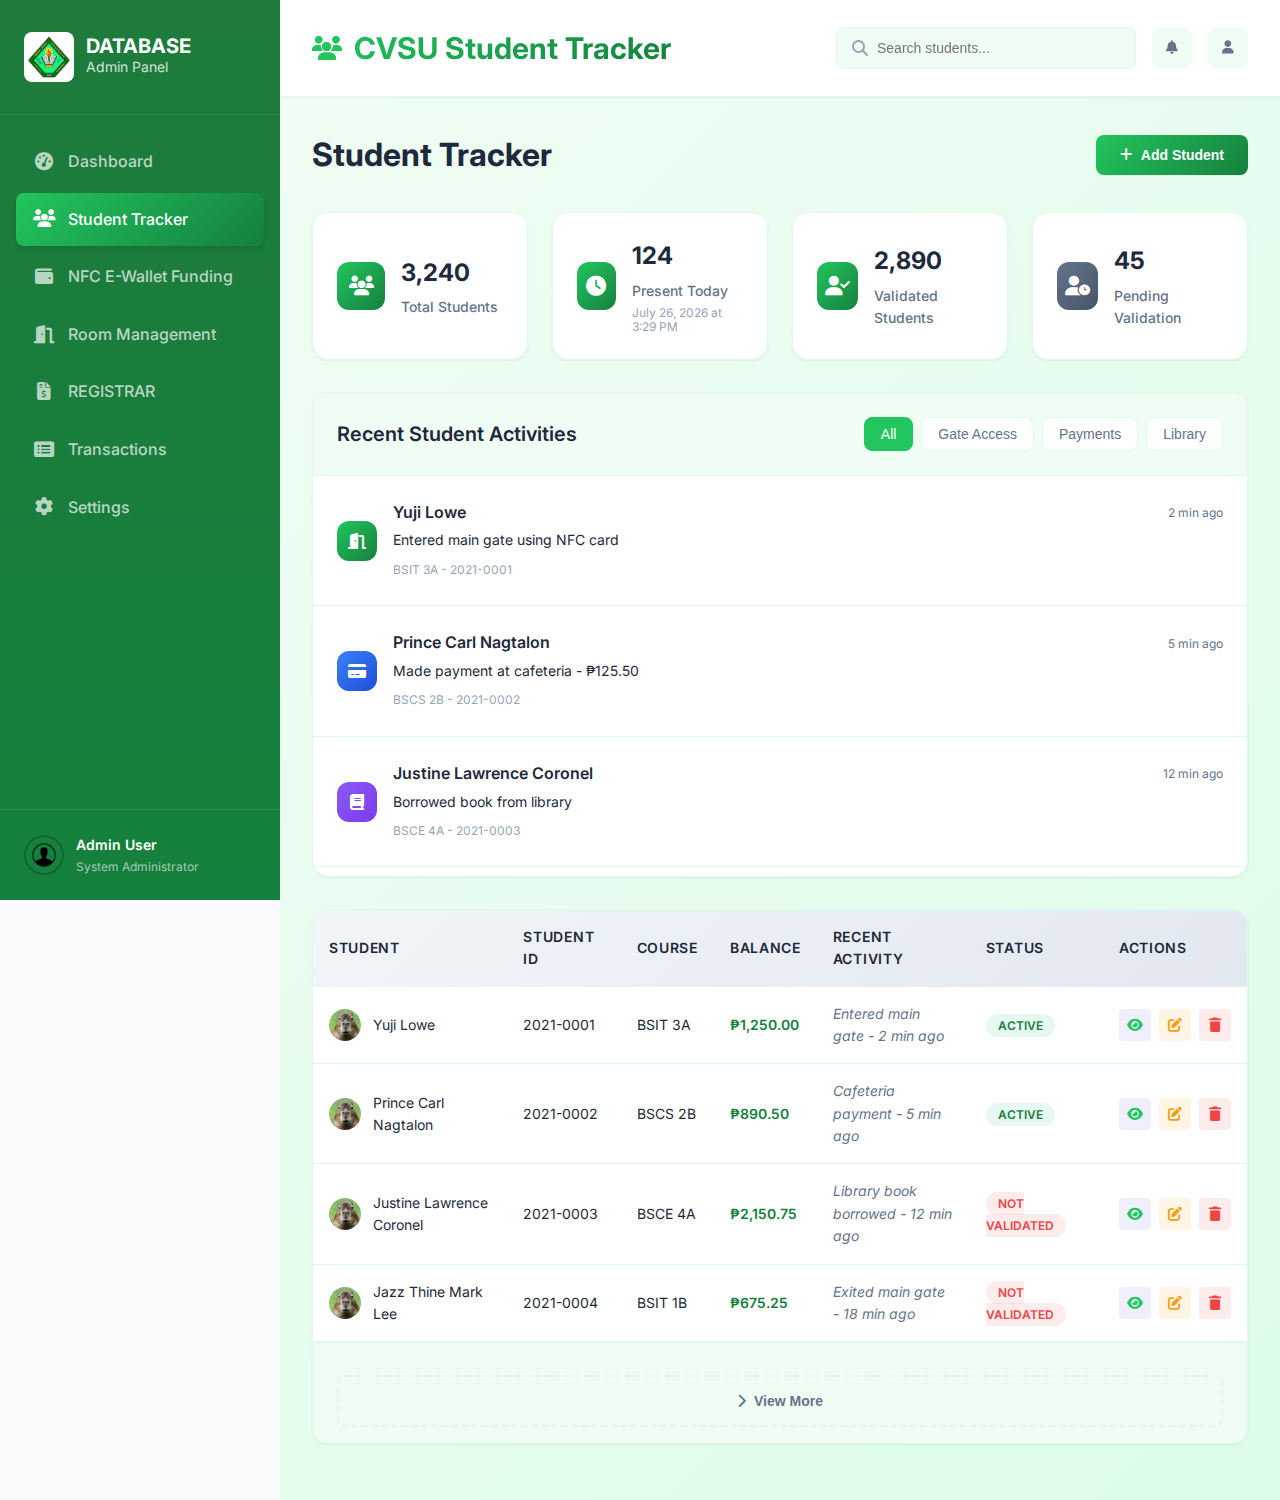
<file: HTML/students.html>
<!DOCTYPE html>
<html lang="en">
<head>
    <meta charset="UTF-8">
    <meta name="viewport" content="width=device-width, initial-scale=1.0">
    <title>Student Tracker - CVSU Key Admin</title>
    <link rel="stylesheet" href="../CSS/students.css">
    <link href="https://cdnjs.cloudflare.com/ajax/libs/font-awesome/6.4.0/css/all.min.css" rel="stylesheet">
    <link href="https://fonts.googleapis.com/css2?family=Inter:wght@300;400;500;600;700&display=swap" rel="stylesheet">
</head>
<body>
    <!-- Sidebar Navigation -->
    <nav class="sidebar">
        <div class="sidebar-header">
            <div class="logo">
                <img src="../assets/Cavite_State_University_(CvSU).png" alt="CvSU Logo" class="logo-img">
                <div class="logo-text">
                    <span class="logo-title">DATABASE</span>
                    <span class="logo-subtitle">Admin Panel</span>
                </div>
            </div>
        </div>
        
        <ul class="sidebar-menu">
            <li class="menu-item" data-section="dashboard">
                <a href="dashboard.html">
                    <i class="fas fa-tachometer-alt"></i>
                    <span>Dashboard</span>
                </a>
            </li>
            <li class="menu-item active" data-section="students">
                <a href="students.html">
                    <i class="fas fa-users"></i>
                    <span>Student Tracker</span>
                </a>
            </li>
            <li class="menu-item" data-section="funding">
                <a href="NFC_E-Wallet_Funding.html">
                    <i class="fas fa-wallet"></i>
                    <span>NFC E-Wallet Funding</span>
                </a>
            </li>
            <li class="menu-item" data-section="rooms">
                <a href="rooms.html">
                    <i class="fas fa-door-open"></i>
                    <span>Room Management</span>
                </a>
            </li>
            <li class="menu-item" data-section="payments">
                <a href="REGISTRAR.html">
                    <i class="fas fa-file-invoice-dollar"></i>
                    <span>REGISTRAR</span>
                </a>
            </li>
            <li class="menu-item" data-section="transactions">
                <a href="transactions.html">
                    <i class="fas fa-list-alt"></i>
                    <span>Transactions</span>
                </a>
            </li>
            <li class="menu-item" data-section="settings">
                <a href="settings.html">
                    <i class="fas fa-cog"></i>
                    <span>Settings</span>
                </a>
            </li>
        </ul>
        
        <div class="sidebar-footer">
            <div class="admin-profile">
                <img src="../assets/admin.png" alt="Admin" class="profile-img">
                <div class="profile-info">
                    <span class="name">Admin User</span>
                    <span class="role">System Administrator</span>
                </div>
            </div>
        </div>
    </nav>

    <!-- Main Content -->
    <main class="main-content">
        <!-- Header -->
        <header class="header">
            <div class="header-left">
                <button class="sidebar-toggle">
                    <i class="fas fa-bars"></i>
                </button>
                <h1 class="page-title gradient-text">
                    <i class="fas fa-users"></i>
                    CVSU Student Tracker
                </h1>
            </div>
            <div class="header-right">
                <div class="search-box">
                    <i class="fas fa-search"></i>
                    <input type="text" placeholder="Search students...">
                </div>
                <button class="notification-btn">
                    <i class="fas fa-bell"></i>
                </button>
                <button class="user-menu-btn">
                    <i class="fas fa-user"></i>
                </button>
            </div>
        </header>

        <!-- Content -->
        <div class="content-area">
            <div class="section-header">
                <h2>Student Tracker</h2>
                <div class="section-actions">
                    <button class="btn-primary" id="add-student-btn">
                        <i class="fas fa-plus"></i>
                        Add Student
                    </button>
                </div>
            </div>

            <!-- Student Stats -->
            <div class="student-stats-grid">
                <div class="student-stat-card">
                    <div class="student-stat-icon">
                        <i class="fas fa-users"></i>
                    </div>
                    <div class="student-stat-info">
                        <h3>3,240</h3>
                        <p>Total Students</p>
                    </div>
                </div>
                <div class="student-stat-card">
                    <div class="student-stat-icon">
                        <i class="fas fa-clock"></i>
                    </div>
                    <div class="student-stat-info">
                        <h3 id="present-count">124</h3>
                        <p>Present Today</p>
                        <small id="current-datetime" class="datetime-display"></small>
                    </div>
                </div>
                <div class="student-stat-card">
                    <div class="student-stat-icon">
                        <i class="fas fa-user-check"></i>
                    </div>
                    <div class="student-stat-info">
                        <h3>2,890</h3>
                        <p>Validated Students</p>
                    </div>
                </div>
                <div class="student-stat-card">
                    <div class="student-stat-icon">
                        <i class="fas fa-user-clock"></i>
                    </div>
                    <div class="student-stat-info">
                        <h3>45</h3>
                        <p>Pending Validation</p>
                    </div>
                </div>
            </div>

            <!-- Activities Section -->
            <div class="activities-section">
                <div class="section-title">
                    <h3>Recent Student Activities</h3>
                    <div class="activity-filters">
                        <button class="activity-filter active" data-filter="all">All</button>
                        <button class="activity-filter" data-filter="gate">Gate Access</button>
                        <button class="activity-filter" data-filter="payment">Payments</button>
                        <button class="activity-filter" data-filter="library">Library</button>
                    </div>
                </div>
                <div class="activities-feed">
                    <div class="activity-item">
                        <div class="activity-icon gate">
                            <i class="fas fa-door-open"></i>
                        </div>
                        <div class="activity-details">
                            <div class="activity-header">
                                <span class="student-name">Yuji Lowe</span>
                                <span class="activity-time">2 min ago</span>
                            </div>
                            <p class="activity-desc">Entered main gate using NFC card</p>
                            <span class="student-course">BSIT 3A - 2021-0001</span>
                        </div>
                    </div>
                    <div class="activity-item">
                        <div class="activity-icon payment">
                            <i class="fas fa-credit-card"></i>
                        </div>
                        <div class="activity-details">
                            <div class="activity-header">
                                <span class="student-name">Prince Carl Nagtalon</span>
                                <span class="activity-time">5 min ago</span>
                            </div>
                            <p class="activity-desc">Made payment at cafeteria - ₱125.50</p>
                            <span class="student-course">BSCS 2B - 2021-0002</span>
                        </div>
                    </div>
                    <div class="activity-item">
                        <div class="activity-icon library">
                            <i class="fas fa-book"></i>
                        </div>
                        <div class="activity-details">
                            <div class="activity-header">
                                <span class="student-name">Justine Lawrence Coronel</span>
                                <span class="activity-time">12 min ago</span>
                            </div>
                            <p class="activity-desc">Borrowed book from library</p>
                            <span class="student-course">BSCE 4A - 2021-0003</span>
                        </div>
                    </div>
                    <div class="activity-item">
                        <div class="activity-icon gate">
                            <i class="fas fa-door-open"></i>
                        </div>
                        <div class="activity-details">
                            <div class="activity-header">
                                <span class="student-name">Jazz Thine Mark Lee</span>
                                <span class="activity-time">18 min ago</span>
                            </div>
                            <p class="activity-desc">Exited campus through main gate</p>
                            <span class="student-course">BSIT 1B - 2021-0004</span>
                        </div>
                    </div>
                </div>
            </div>

            <!-- Student Table -->
            <div class="data-table">
                <table class="students-table">
                    <thead>
                        <tr>
                            <th>Student</th>
                            <th>Student ID</th>
                            <th>Course</th>
                            <th>Balance</th>
                            <th>Recent Activity</th>
                            <th>Status</th>
                            <th>Actions</th>
                        </tr>
                    </thead>
                    <tbody>
                        <tr>
                            <td>
                                <div class="student-info">
                                    <img src="../assets/student avatar.jpg" alt="Student" class="student-avatar">
                                    <span>Yuji Lowe</span>
                                </div>
                            </td>
                            <td>2021-0001</td>
                            <td>BSIT 3A</td>
                            <td class="balance positive">₱1,250.00</td>
                            <td class="recent-activity">Entered main gate - 2 min ago</td>
                            <td><span class="status-badge active">Active</span></td>
                            <td>
                                <div class="action-buttons">
                                    <button class="btn-action view">
                                        <i class="fas fa-eye"></i>
                                    </button>
                                    <button class="btn-action edit">
                                        <i class="fas fa-edit"></i>
                                    </button>
                                    <button class="btn-action delete">
                                        <i class="fas fa-trash"></i>
                                    </button>
                                </div>
                            </td>
                        </tr>
                        <tr>
                            <td>
                                <div class="student-info">
                                    <img src="../assets/student avatar.jpg" alt="Student" class="student-avatar">
                                    <span>Prince Carl Nagtalon</span>
                                </div>
                            </td>
                            <td>2021-0002</td>
                            <td>BSCS 2B</td>
                            <td class="balance positive">₱890.50</td>
                            <td class="recent-activity">Cafeteria payment - 5 min ago</td>
                            <td><span class="status-badge active">Active</span></td>
                            <td>
                                <div class="action-buttons">
                                    <button class="btn-action view">
                                        <i class="fas fa-eye"></i>
                                    </button>
                                    <button class="btn-action edit">
                                        <i class="fas fa-edit"></i>
                                    </button>
                                    <button class="btn-action delete">
                                        <i class="fas fa-trash"></i>
                                    </button>
                                </div>
                            </td>
                        </tr>
                        <tr>
                            <td>
                                <div class="student-info">
                                    <img src="../assets/student avatar.jpg" alt="Student" class="student-avatar">
                                    <span>Justine Lawrence Coronel</span>
                                </div>
                            </td>
                            <td>2021-0003</td>
                            <td>BSCE 4A</td>
                            <td class="balance positive">₱2,150.75</td>
                            <td class="recent-activity">Library book borrowed - 12 min ago</td>
                            <td><span class="status-badge not-validated">Not Validated</span></td>
                            <td>
                                <div class="action-buttons">
                                    <button class="btn-action view">
                                        <i class="fas fa-eye"></i>
                                    </button>
                                    <button class="btn-action edit">
                                        <i class="fas fa-edit"></i>
                                    </button>
                                    <button class="btn-action delete">
                                        <i class="fas fa-trash"></i>
                                    </button>
                                </div>
                            </td>
                        </tr>
                        <tr>
                            <td>
                                <div class="student-info">
                                    <img src="../assets/student avatar.jpg" alt="Student" class="student-avatar">
                                    <span>Jazz Thine Mark Lee</span>
                                </div>
                            </td>
                            <td>2021-0004</td>
                            <td>BSIT 1B</td>
                            <td class="balance positive">₱675.25</td>
                            <td class="recent-activity">Exited main gate - 18 min ago</td>
                            <td><span class="status-badge not-validated">Not Validated</span></td>
                            <td>
                                <div class="action-buttons">
                                    <button class="btn-action view">
                                        <i class="fas fa-eye"></i>
                                    </button>
                                    <button class="btn-action edit">
                                        <i class="fas fa-edit"></i>
                                    </button>
                                    <button class="btn-action delete">
                                        <i class="fas fa-trash"></i>
                                    </button>
                                </div>
                            </td>
                        </tr>
                    </tbody>
                </table>
                <div class="table-footer">
                    <button class="btn-view-more">
                        <i class="fas fa-chevron-right"></i>
                        View More
                    </button>
                </div>
            </div>
        </div>
    </main>

    <!-- Add Student Modal -->
    <div class="modal-overlay" id="add-student-modal">
        <div class="modal">
            <div class="modal-header">
                <h3><i class="fas fa-user-plus"></i> Add New Student</h3>
                <button class="modal-close" id="close-modal">
                    <i class="fas fa-times"></i>
                </button>
            </div>
            <div class="modal-body">
                <form id="add-student-form">
                    <div class="form-row">
                        <div class="form-group">
                            <label for="student-number">Student Number <span class="required">*</span></label>
                            <input type="text" id="student-number" class="form-input" placeholder="e.g., 202310004" required>
                        </div>
                    </div>
                    <div class="form-row">
                        <div class="form-group">
                            <label for="first-name">First Name <span class="required">*</span></label>
                            <input type="text" id="first-name" class="form-input" placeholder="Enter first name" required>
                        </div>
                        <div class="form-group">
                            <label for="middle-name">Middle Name</label>
                            <input type="text" id="middle-name" class="form-input" placeholder="Enter middle name">
                        </div>
                        <div class="form-group">
                            <label for="last-name">Last Name <span class="required">*</span></label>
                            <input type="text" id="last-name" class="form-input" placeholder="Enter last name" required>
                        </div>
                    </div>
                    <div class="form-row">
                        <div class="form-group">
                            <label for="email">Email</label>
                            <input type="email" id="email" class="form-input" placeholder="student@cvsu.edu.ph">
                        </div>
                        <div class="form-group">
                            <label for="phone">Phone Number</label>
                            <input type="tel" id="phone" class="form-input" placeholder="09XX XXX XXXX">
                        </div>
                    </div>
                    <div class="form-row">
                        <div class="form-group">
                            <label for="course">Course</label>
                            <select id="course" class="form-input">
                                <option value="">Select Course</option>
                                <option value="BSIT">BSIT - Information Technology</option>
                                <option value="BSCS">BSCS - Computer Science</option>
                                <option value="BSIS">BSIS - Information Systems</option>
                                <option value="BSCE">BSCE - Civil Engineering</option>
                                <option value="BSEE">BSEE - Electrical Engineering</option>
                                <option value="BSA">BSA - Accountancy</option>
                                <option value="BSBA">BSBA - Business Administration</option>
                            </select>
                        </div>
                        <div class="form-group">
                            <label for="section">Section</label>
                            <input type="text" id="section" class="form-input" placeholder="e.g., 3A">
                        </div>
                        <div class="form-group">
                            <label for="year-level">Year Level</label>
                            <select id="year-level" class="form-input">
                                <option value="">Select Year</option>
                                <option value="1">1st Year</option>
                                <option value="2">2nd Year</option>
                                <option value="3">3rd Year</option>
                                <option value="4">4th Year</option>
                            </select>
                        </div>
                    </div>
                    <div class="form-row">
                        <div class="form-group">
                            <label for="has-nfc">NFC ID Card</label>
                            <select id="has-nfc" class="form-input">
                                <option value="no">No Card Assigned</option>
                                <option value="yes">Has NFC Card</option>
                            </select>
                        </div>
                        <div class="form-group nfc-uid-group" id="nfc-uid-group" style="display: none;">
                            <label for="nfc-uid">NFC Card UID <span class="required">*</span></label>
                            <input type="text" id="nfc-uid" class="form-input" placeholder="e.g., 04A1B2C3D4E5F6">
                        </div>
                        <div class="form-group nfc-uid-group" id="card-type-group" style="display: none;">
                            <label for="card-type">Card Access Type</label>
                            <select id="card-type" class="form-input">
                                <option value="Full Access">Full Access (Room + Payment)</option>
                                <option value="Limited Access">Limited Access (Room Only)</option>
                                <option value="No Access">No Access</option>
                            </select>
                        </div>
                    </div>
                    <div class="form-row nfc-options-row" id="nfc-options-row" style="display: none;">
                        <div class="form-group">
                            <label class="checkbox-label">
                                <input type="checkbox" id="has-room-access" checked>
                                <span class="checkmark"></span>
                                Room Access
                            </label>
                        </div>
                        <div class="form-group">
                            <label class="checkbox-label">
                                <input type="checkbox" id="has-payment-access" checked>
                                <span class="checkmark"></span>
                                Payment Access
                            </label>
                        </div>
                        <div class="form-group">
                            <label for="card-status">Card Status</label>
                            <select id="card-status" class="form-input">
                                <option value="Active">Active</option>
                                <option value="Inactive">Inactive</option>
                                <option value="Blocked">Blocked</option>
                            </select>
                        </div>
                    </div>
                </form>
            </div>
            <div class="modal-footer">
                <button class="btn-secondary" id="cancel-modal">Cancel</button>
                <button class="btn-primary" id="submit-student">
                    <i class="fas fa-save"></i> Save Student
                </button>
            </div>
        </div>
    </div>

    <script>
        // Update current date and time for Present Today card
        function updateDateTime() {
            const now = new Date();
            const options = {
                weekday: 'short',
                year: 'numeric',
                month: 'short',
                day: 'numeric',
                hour: '2-digit',
                minute: '2-digit',
                hour12: true
            };
            const dateTimeString = now.toLocaleDateString('en-US', options);
            const datetimeElement = document.getElementById('current-datetime');
            if (datetimeElement) {
                datetimeElement.textContent = dateTimeString;
            }
        }

        // Update immediately and then every minute
        updateDateTime();
        setInterval(updateDateTime, 60000);
    </script>

    <!-- View Student Details Modal -->
    <div class="modal-overlay" id="view-student-modal">
        <div class="modal view-modal">
            <div class="modal-header">
                <h3><i class="fas fa-user"></i> Student Details</h3>
                <button class="modal-close" id="close-view-modal">
                    <i class="fas fa-times"></i>
                </button>
            </div>
            <div class="modal-body">
                <div class="student-profile-section">
                    <div class="profile-avatar-large">
                        <img id="view-student-avatar" src="../assets/student avatar.jpg" alt="Student">
                    </div>
                    <div class="profile-name-section">
                        <h2 id="view-student-name">-</h2>
                        <p id="view-student-course">-</p>
                    </div>
                </div>
                <div class="details-grid">
                    <div class="detail-item">
                        <label><i class="fas fa-id-badge"></i> Student Number</label>
                        <span id="view-student-number">-</span>
                    </div>
                    <div class="detail-item">
                        <label><i class="fas fa-envelope"></i> Email</label>
                        <span id="view-student-email">-</span>
                    </div>
                    <div class="detail-item">
                        <label><i class="fas fa-phone"></i> Phone</label>
                        <span id="view-student-phone">-</span>
                    </div>
                    <div class="detail-item">
                        <label><i class="fas fa-venus-mars"></i> Gender</label>
                        <span id="view-student-gender">-</span>
                    </div>
                    <div class="detail-item">
                        <label><i class="fas fa-calendar-alt"></i> Year Level</label>
                        <span id="view-student-year">-</span>
                    </div>
                    <div class="detail-item">
                        <label><i class="fas fa-users"></i> Section</label>
                        <span id="view-student-section">-</span>
                    </div>
                </div>
                <div class="nfc-card-section">
                    <h4><i class="fas fa-id-card"></i> NFC Card Information</h4>
                    <div class="details-grid">
                        <div class="detail-item">
                            <label>Card UID</label>
                            <span id="view-nfc-uid">-</span>
                        </div>
                        <div class="detail-item">
                            <label>Card Type</label>
                            <span id="view-card-type">-</span>
                        </div>
                        <div class="detail-item">
                            <label>Card Status</label>
                            <span id="view-card-status">-</span>
                        </div>
                        <div class="detail-item">
                            <label>Wallet Balance</label>
                            <span id="view-wallet-balance" class="balance-highlight">-</span>
                        </div>
                        <div class="detail-item">
                            <label>Room Access</label>
                            <span id="view-room-access">-</span>
                        </div>
                        <div class="detail-item">
                            <label>Payment Access</label>
                            <span id="view-payment-access">-</span>
                        </div>
                    </div>
                </div>
            </div>
            <div class="modal-footer">
                <button class="btn-secondary" id="close-view-modal-btn">Close</button>
            </div>
        </div>
    </div>

    <script src="../script.js"></script>
</body>
</html>
</file>
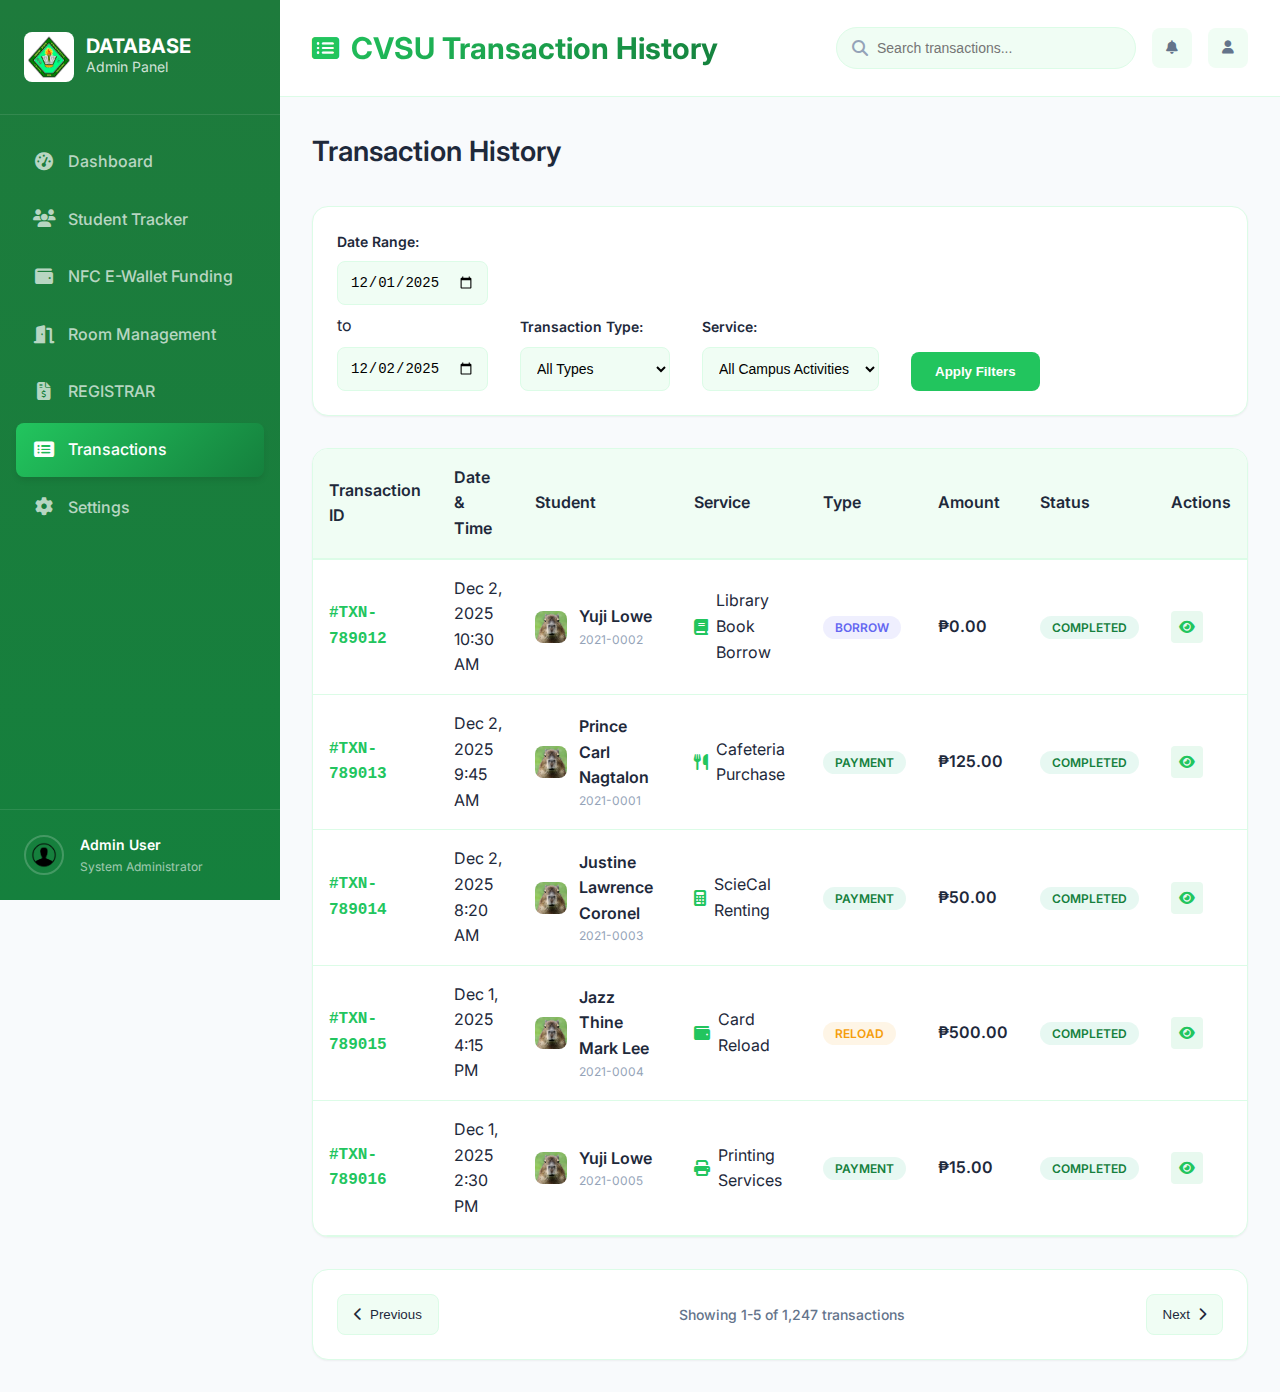
<file: HTML/transactions.html>
<!DOCTYPE html>
<html lang="en">
<head>
    <meta charset="UTF-8">
    <meta name="viewport" content="width=device-width, initial-scale=1.0">
    <title>Transactions - CVSU Key Admin</title>
    <link rel="stylesheet" href="../CSS/transactions.css">
    <link href="https://cdnjs.cloudflare.com/ajax/libs/font-awesome/6.4.0/css/all.min.css" rel="stylesheet">
    <link href="https://fonts.googleapis.com/css2?family=Inter:wght@300;400;500;600;700&display=swap" rel="stylesheet">
</head>
<body>
    <!-- Sidebar Navigation -->
    <nav class="sidebar">
        <div class="sidebar-header">
            <div class="logo">
                <img src="../assets/Cavite_State_University_(CvSU).png" alt="CvSU Logo" class="logo-img">
                <div class="logo-text">
                    <span class="logo-title">DATABASE</span>
                    <span class="logo-subtitle">Admin Panel</span>
                </div>
            </div>
        </div>
        
        <ul class="sidebar-menu">
            <li class="menu-item" data-section="dashboard">
                <a href="dashboard.html">
                    <i class="fas fa-tachometer-alt"></i>
                    <span>Dashboard</span>
                </a>
            </li>
            <li class="menu-item" data-section="students">
                <a href="students.html">
                    <i class="fas fa-users"></i>
                    <span>Student Tracker</span>
                </a>
            </li>
            <li class="menu-item" data-section="funding">
                <a href="NFC_E-Wallet_Funding.html">
                    <i class="fas fa-wallet"></i>
                    <span>NFC E-Wallet Funding</span>
                </a>
            </li>
            <li class="menu-item" data-section="rooms">
                <a href="rooms.html">
                    <i class="fas fa-door-open"></i>
                    <span>Room Management</span>
                </a>
            </li>
            <li class="menu-item" data-section="payments">
                <a href="REGISTRAR.html">
                    <i class="fas fa-file-invoice-dollar"></i>
                    <span>REGISTRAR</span>
                </a>
            </li>
            <li class="menu-item active" data-section="transactions">
                <a href="transactions.html">
                    <i class="fas fa-list-alt"></i>
                    <span>Transactions</span>
                </a>
            </li>
            <li class="menu-item" data-section="settings">
                <a href="settings.html">
                    <i class="fas fa-cog"></i>
                    <span>Settings</span>
                </a>
            </li>
        </ul>
        
        <div class="sidebar-footer">
            <div class="admin-profile">
                <img src="../assets/admin.png" alt="Admin" class="profile-img">
                <div class="profile-info">
                    <span class="name">Admin User</span>
                    <span class="role">System Administrator</span>
                </div>
            </div>
        </div>
    </nav>

    <!-- Main Content -->
    <main class="main-content">
        <!-- Header -->
        <header class="header">
            <div class="header-left">
                <button class="sidebar-toggle">
                    <i class="fas fa-bars"></i>
                </button>
                <h1 class="page-title gradient-text">
                    <i class="fas fa-list-alt"></i>
                    CVSU Transaction History
                </h1>
            </div>
            <div class="header-right">
                <div class="search-box">
                    <i class="fas fa-search"></i>
                    <input type="text" placeholder="Search transactions...">
                </div>
                <button class="notification-btn">
                    <i class="fas fa-bell"></i>
                </button>
                <button class="user-menu-btn">
                    <i class="fas fa-user"></i>
                </button>
            </div>
        </header>

        <!-- Content Area -->
        <div class="content-area">
            <!-- Transaction History Section -->
            <section id="transactions-section" class="content-section">
                <div class="section-header">
                    <h2>Transaction History</h2>
                </div>

                <div class="transaction-filters">
                    <div class="filter-row">
                        <div class="filter-group">
                            <label>Date Range:</label>
                            <input type="date" class="filter-input" value="2025-12-01">
                            <span>to</span>
                            <input type="date" class="filter-input" value="2025-12-02">
                        </div>
                        <div class="filter-group">
                            <label>Transaction Type:</label>
                            <select class="filter-select">
                                <option>All Types</option>
                                <option>Payment</option>
                                <option>Reload</option>
                                <option>Transfer</option>
                                <option>Refund</option>
                            </select>
                        </div>
                        <div class="filter-group">
                            <label>Service:</label>
                            <select class="filter-select">
                                <option>All Campus Activities</option>
                                <option>Tuition Payment</option>
                                <option>Cafeteria Purchase</option>
                                <option>Library Book Borrow</option>
                                <option>Library Book Return</option>
                                <option>Printing Services</option>
                                <option>ScieCal Renting</option>
                                <option>Lab Gown Renting</option>
                                <option>Card Reload</option>
                            </select>
                        </div>
                        <button class="btn-filter">Apply Filters</button>
                    </div>
                </div>

                <div class="transaction-history-table">
                    <table class="history-table">
                        <thead>
                            <tr>
                                <th>Transaction ID</th>
                                <th>Date & Time</th>
                                <th>Student</th>
                                <th>Service</th>
                                <th>Type</th>
                                <th>Amount</th>
                                <th>Status</th>
                                <th>Actions</th>
                            </tr>
                        </thead>
                        <tbody>
                            <tr>
                                <td class="transaction-id">#TXN-789012</td>
                                <td>Dec 2, 2025 10:30 AM</td>
                                <td>
                                    <div class="student-info">
                                        <img src="../assets/student avatar.jpg" alt="Student">
                                        <div>
                                            <span class="student-name">Yuji Lowe</span>
                                            <span class="student-id">2021-0002</span>
                                        </div>
                                    </div>
                                </td>
                                <td>
                                    <div class="service-info">
                                        <i class="fas fa-book"></i>
                                        <span>Library Book Borrow</span>
                                    </div>
                                </td>
                                <td><span class="transaction-type borrow">Borrow</span></td>
                                <td class="amount">₱0.00</td>
                                <td><span class="transaction-status completed">Completed</span></td>
                                <td>
                                    <button class="btn-transaction-action view">
                                        <i class="fas fa-eye"></i>
                                    </button>
                                </td>
                            </tr>
                            <tr>
                                <td class="transaction-id">#TXN-789013</td>
                                <td>Dec 2, 2025 9:45 AM</td>
                                <td>
                                    <div class="student-info">
                                        <img src="../assets/student avatar.jpg" alt="Student">
                                        <div>
                                            <span class="student-name">Prince Carl Nagtalon</span>
                                            <span class="student-id">2021-0001</span>
                                        </div>
                                    </div>
                                </td>
                                <td>
                                    <div class="service-info">
                                        <i class="fas fa-utensils"></i>
                                        <span>Cafeteria Purchase</span>
                                    </div>
                                </td>
                                <td><span class="transaction-type payment">Payment</span></td>
                                <td class="amount">₱125.00</td>
                                <td><span class="transaction-status completed">Completed</span></td>
                                <td>
                                    <button class="btn-transaction-action view">
                                        <i class="fas fa-eye"></i>
                                    </button>
                                </td>
                            </tr>
                            <tr>
                                <td class="transaction-id">#TXN-789014</td>
                                <td>Dec 2, 2025 8:20 AM</td>
                                <td>
                                    <div class="student-info">
                                        <img src="../assets/student avatar.jpg" alt="Student">
                                        <div>
                                            <span class="student-name">Justine Lawrence Coronel</span>
                                            <span class="student-id">2021-0003</span>
                                        </div>
                                    </div>
                                </td>
                                <td>
                                    <div class="service-info">
                                        <i class="fas fa-calculator"></i>
                                        <span>ScieCal Renting</span>
                                    </div>
                                </td>
                                <td><span class="transaction-type payment">Payment</span></td>
                                <td class="amount">₱50.00</td>
                                <td><span class="transaction-status completed">Completed</span></td>
                                <td>
                                    <button class="btn-transaction-action view">
                                        <i class="fas fa-eye"></i>
                                    </button>
                                </td>
                            </tr>
                            <tr>
                                <td class="transaction-id">#TXN-789015</td>
                                <td>Dec 1, 2025 4:15 PM</td>
                                <td>
                                    <div class="student-info">
                                        <img src="../assets/student avatar.jpg" alt="Student">
                                        <div>
                                            <span class="student-name">Jazz Thine Mark Lee</span>
                                            <span class="student-id">2021-0004</span>
                                        </div>
                                    </div>
                                </td>
                                <td>
                                    <div class="service-info">
                                        <i class="fas fa-wallet"></i>
                                        <span>Card Reload</span>
                                    </div>
                                </td>
                                <td><span class="transaction-type reload">Reload</span></td>
                                <td class="amount">₱500.00</td>
                                <td><span class="transaction-status completed">Completed</span></td>
                                <td>
                                    <button class="btn-transaction-action view">
                                        <i class="fas fa-eye"></i>
                                    </button>
                                </td>
                            </tr>
                            <tr>
                                <td class="transaction-id">#TXN-789016</td>
                                <td>Dec 1, 2025 2:30 PM</td>
                                <td>
                                    <div class="student-info">
                                        <img src="../assets/student avatar.jpg" alt="Student">
                                        <div>
                                            <span class="student-name">Yuji Lowe</span>
                                            <span class="student-id">2021-0005</span>
                                        </div>
                                    </div>
                                </td>
                                <td>
                                    <div class="service-info">
                                        <i class="fas fa-print"></i>
                                        <span>Printing Services</span>
                                    </div>
                                </td>
                                <td><span class="transaction-type payment">Payment</span></td>
                                <td class="amount">₱15.00</td>
                                <td><span class="transaction-status completed">Completed</span></td>
                                <td>
                                    <button class="btn-transaction-action view">
                                        <i class="fas fa-eye"></i>
                                    </button>
                                </td>
                            </tr>
                        </tbody>
                    </table>
                </div>

                <div class="pagination">
                    <button class="pagination-btn">
                        <i class="fas fa-chevron-left"></i>
                        Previous
                    </button>
                    <span class="pagination-info">Showing 1-5 of 1,247 transactions</span>
                    <button class="pagination-btn">
                        Next
                        <i class="fas fa-chevron-right"></i>
                    </button>
                </div>
            </section>
        </div>
    </main>

    <script>
        // Basic JavaScript for responsive sidebar
        document.addEventListener('DOMContentLoaded', function() {
            const sidebarToggle = document.querySelector('.sidebar-toggle');
            const sidebar = document.querySelector('.sidebar');
            
            if (sidebarToggle) {
                sidebarToggle.addEventListener('click', function() {
                    sidebar.classList.toggle('open');
                });
            }
        });
    </script>
    <script src="../script.js"></script>
</body>
</html>
</file>
<file: CSS/REGISTRAR.css>
/* CSS Variables for Light Green Theme */
:root {
    --primary-color: #22c55e;
    --primary-hover: #16a34a;
    --secondary-color: #f0fdf4;
    --accent-color: #15803d;
    --warning-color: #f59e0b;
    --danger-color: #ef4444;
    --text-primary: #1e293b;
    --text-secondary: #64748b;
    --text-muted: #94a3b8;
    --border-color: #dcfce7;
    --shadow-sm: 0 1px 2px 0 rgba(0, 0, 0, 0.05);
    --shadow-md: 0 4px 6px -1px rgba(0, 0, 0, 0.1);
    --shadow-lg: 0 10px 15px -3px rgba(0, 0, 0, 0.1);
    --shadow-xl: 0 20px 25px -5px rgba(0, 0, 0, 0.1);
    --gradient-primary: linear-gradient(135deg, #22c55e 0%, #15803d 100%);
    --gradient-success: linear-gradient(135deg, #10b981 0%, #059669 100%);
    --gradient-warning: linear-gradient(135deg, #f59e0b 0%, #d97706 100%);
    --gradient-danger: linear-gradient(135deg, #ef4444 0%, #dc2626 100%);
    --cvsu-green: #1e7b3c;
    --cvsu-light-green: #22c55e;
    --cvsu-gold: #fbbf24;
}

/* Reset and Base Styles */
* {
    margin: 0;
    padding: 0;
    box-sizing: border-box;
}

body {
    font-family: 'Inter', -apple-system, BlinkMacSystemFont, 'Segoe UI', sans-serif;
    background-color: #f8fafc;
    color: var(--text-primary);
    line-height: 1.6;
    overflow-x: hidden;
}

/* Sidebar Styles */
.sidebar {
    position: fixed;
    top: 0;
    left: 0;
    width: 280px;
    height: 100vh;
    background: linear-gradient(180deg, #1e7b3c 0%, #15803d 100%);
    color: white;
    z-index: 1000;
    transition: transform 0.3s ease;
    overflow-y: auto;
}

.sidebar-header {
    padding: 2rem 1.5rem;
    border-bottom: 1px solid rgba(255, 255, 255, 0.1);
}

.logo {
    display: flex;
    align-items: center;
    gap: 0.75rem;
    color: white;
}

.logo-img {
    width: 50px;
    height: 50px;
    border-radius: 0.5rem;
    background: white;
    padding: 0.25rem;
}

.logo-text {
    display: flex;
    flex-direction: column;
}

.logo-title {
    font-size: 1.25rem;
    font-weight: 700;
    color: white;
    line-height: 1;
}

.logo-subtitle {
    font-size: 0.875rem;
    color: rgba(255, 255, 255, 0.8);
    font-weight: 400;
}

.sidebar-menu {
    padding: 1rem 0;
    list-style: none;
}

.menu-item {
    margin: 0.25rem 1rem;
}

.menu-item a {
    display: flex;
    align-items: center;
    gap: 0.75rem;
    padding: 0.875rem 1rem;
    color: rgba(255, 255, 255, 0.7);
    text-decoration: none;
    border-radius: 0.5rem;
    transition: all 0.2s ease;
    font-weight: 500;
}

.menu-item a:hover {
    background: rgba(255, 255, 255, 0.1);
    color: white;
    transform: translateX(4px);
}

.menu-item.active a {
    background: var(--gradient-primary);
    color: white;
    box-shadow: var(--shadow-md);
}

.menu-item i {
    font-size: 1.125rem;
    width: 1.5rem;
    text-align: center;
}

.sidebar-footer {
    position: absolute;
    bottom: 0;
    left: 0;
    right: 0;
    padding: 1.5rem;
    border-top: 1px solid rgba(255, 255, 255, 0.1);
}

.admin-profile {
    display: flex;
    align-items: center;
    gap: 1rem;
}

.profile-img {
    width: 40px;
    height: 40px;
    border-radius: 50%;
    border: 2px solid rgba(255, 255, 255, 0.2);
}

.profile-info {
    display: flex;
    flex-direction: column;
}

.profile-info .name {
    font-weight: 600;
    color: white;
    font-size: 0.875rem;
}

.profile-info .role {
    font-size: 0.75rem;
    color: rgba(255, 255, 255, 0.6);
}

/* Main Content */
.main-content {
    margin-left: 280px;
    min-height: 100vh;
    transition: margin-left 0.3s ease;
}

/* Header */
.header {
    background: white;
    border-bottom: 1px solid var(--border-color);
    padding: 1.5rem 2rem;
    display: flex;
    justify-content: space-between;
    align-items: center;
    position: sticky;
    top: 0;
    z-index: 100;
}

.header-left {
    display: flex;
    align-items: center;
    gap: 1rem;
}

.sidebar-toggle {
    display: none;
    width: 40px;
    height: 40px;
    border: none;
    background: var(--secondary-color);
    border-radius: 0.5rem;
    color: var(--primary-color);
    cursor: pointer;
    transition: all 0.2s ease;
}

.sidebar-toggle:hover {
    background: var(--primary-color);
    color: white;
}

.page-title {
    font-size: 1.875rem;
    font-weight: 700;
    background: var(--gradient-primary);
    -webkit-background-clip: text;
    -webkit-text-fill-color: transparent;
    background-clip: text;
    display: flex;
    align-items: center;
    gap: 0.75rem;
}

.page-title i {
    color: var(--primary-color);
    font-size: 1.5rem;
    background: none;
    -webkit-text-fill-color: var(--primary-color);
}

.header-right {
    display: flex;
    align-items: center;
    gap: 1rem;
}

.search-box {
    position: relative;
    display: flex;
    align-items: center;
}

.search-box i {
    position: absolute;
    left: 1rem;
    color: var(--text-muted);
}

.search-box input {
    padding: 0.75rem 1rem 0.75rem 2.5rem;
    border: 1px solid var(--border-color);
    border-radius: 2rem;
    background: var(--secondary-color);
    font-size: 0.875rem;
    width: 300px;
    transition: all 0.2s ease;
}

.search-box input:focus {
    outline: none;
    border-color: var(--primary-color);
    box-shadow: 0 0 0 3px rgba(34, 197, 94, 0.1);
}

.notification-btn,
.user-menu-btn {
    width: 40px;
    height: 40px;
    border: none;
    border-radius: 0.5rem;
    cursor: pointer;
    display: flex;
    align-items: center;
    justify-content: center;
    transition: all 0.2s ease;
    background: var(--secondary-color);
    color: var(--text-secondary);
}

.notification-btn:hover,
.user-menu-btn:hover {
    background: var(--primary-color);
    color: white;
}

/* Content Area */
.content-area {
    padding: 2rem;
}

/* Section Styles */
.section-header {
    display: flex;
    justify-content: space-between;
    align-items: center;
    margin-bottom: 2rem;
}

.section-header h2 {
    font-size: 1.75rem;
    font-weight: 600;
    color: var(--text-primary);
}

.section-actions {
    display: flex;
    gap: 1rem;
}

.btn-primary {
    padding: 0.75rem 1.5rem;
    background: var(--gradient-primary);
    color: white;
    border: none;
    border-radius: 0.5rem;
    font-weight: 600;
    cursor: pointer;
    transition: all 0.2s ease;
    display: flex;
    align-items: center;
    gap: 0.5rem;
}

.btn-primary:hover {
    transform: translateY(-2px);
    box-shadow: var(--shadow-lg);
}

.btn-secondary {
    padding: 0.75rem 1.5rem;
    background: white;
    color: var(--text-primary);
    border: 1px solid var(--border-color);
    border-radius: 0.5rem;
    font-weight: 600;
    cursor: pointer;
    transition: all 0.2s ease;
    display: flex;
    align-items: center;
    gap: 0.5rem;
}

.btn-secondary:hover {
    background: var(--secondary-color);
    border-color: var(--primary-color);
    color: var(--primary-color);
}

/* Payment Tracking Specific Styles */
.payment-stats-grid {
    display: grid;
    grid-template-columns: repeat(auto-fit, minmax(300px, 1fr));
    gap: 1.5rem;
    margin-bottom: 2rem;
}

.payment-stat-card {
    background: white;
    padding: 1.5rem;
    border-radius: 1rem;
    box-shadow: var(--shadow-sm);
    border: 1px solid var(--border-color);
    transition: all 0.3s ease;
}

.payment-stat-card:hover {
    transform: translateY(-2px);
    box-shadow: var(--shadow-md);
}

.payment-stat-header {
    display: flex;
    justify-content: space-between;
    align-items: center;
    margin-bottom: 1rem;
}

.payment-stat-header h3 {
    font-size: 1rem;
    font-weight: 600;
    color: var(--text-secondary);
}

.payment-stat-header i {
    font-size: 1.5rem;
    color: var(--primary-color);
}

.payment-stat-amount {
    font-size: 2rem;
    font-weight: 700;
    color: var(--text-primary);
    margin-bottom: 0.5rem;
}

.payment-stat-change {
    font-size: 0.875rem;
    color: var(--text-secondary);
}

.payment-stat-change.positive {
    color: var(--accent-color);
}

.payment-stat-change.negative {
    color: var(--danger-color);
}

.payment-filters {
    display: flex;
    justify-content: space-between;
    align-items: center;
    margin-bottom: 2rem;
    padding: 1.5rem;
    background: white;
    border-radius: 1rem;
    box-shadow: var(--shadow-sm);
    border: 1px solid var(--border-color);
    flex-wrap: wrap;
    gap: 1rem;
    position: relative;
}

.filter-results-count {
    position: absolute;
    bottom: -1.5rem;
    left: 1.5rem;
    font-size: 0.85rem;
    color: var(--text-secondary);
    background: var(--secondary-color);
    padding: 0.25rem 0.75rem;
    border-radius: 1rem;
}

.filter-tabs {
    display: flex;
    gap: 0.5rem;
}

.filter-tab {
    padding: 0.75rem 1.5rem;
    border: none;
    border-radius: 0.5rem;
    font-weight: 600;
    font-size: 0.875rem;
    cursor: pointer;
    transition: all 0.2s ease;
    background: transparent;
    color: var(--text-secondary);
}

.filter-tab.active, .filter-tab:hover {
    background: var(--gradient-primary);
    color: white;
}

.date-filter {
    display: flex;
    gap: 1rem;
    align-items: center;
}

.date-input {
    padding: 0.75rem;
    border: 1px solid var(--border-color);
    border-radius: 0.5rem;
    background: var(--secondary-color);
    font-size: 0.875rem;
}

.btn-filter {
    padding: 0.75rem 1.5rem;
    background: var(--primary-color);
    color: white;
    border: none;
    border-radius: 0.5rem;
    font-weight: 600;
    cursor: pointer;
    transition: all 0.2s ease;
}

.btn-filter:hover {
    background: var(--primary-hover);
}

.payment-table-container {
    background: white;
    border-radius: 1rem;
    box-shadow: var(--shadow-sm);
    border: 1px solid var(--border-color);
    overflow: hidden;
}

.payment-table {
    width: 100%;
    border-collapse: collapse;
}

.payment-table th {
    background: var(--secondary-color);
    padding: 1rem;
    text-align: left;
    font-weight: 600;
    color: var(--text-primary);
    border-bottom: 2px solid var(--border-color);
}

.payment-table td {
    padding: 1rem;
    border-bottom: 1px solid var(--border-color);
    vertical-align: middle;
}

.payment-table tr:hover {
    background: var(--secondary-color);
}

.student-payment-info {
    display: flex;
    align-items: center;
    gap: 0.75rem;
}

.student-payment-avatar {
    width: 32px;
    height: 32px;
    border-radius: 0.5rem;
}

.student-payment-info div {
    display: flex;
    flex-direction: column;
}

.student-payment-info .student-name {
    font-weight: 600;
    display: block;
}

.student-payment-info .student-id {
    font-size: 0.75rem;
    color: var(--text-muted);
}

.payment-method {
    display: flex;
    align-items: center;
    gap: 0.5rem;
    padding: 0.5rem 0.75rem;
    border-radius: 0.5rem;
    font-size: 0.75rem;
    font-weight: 600;
}

.payment-method.nfc {
    background: rgba(34, 197, 94, 0.1);
    color: var(--primary-color);
}

.payment-method.cash {
    background: rgba(245, 158, 11, 0.1);
    color: var(--warning-color);
}

.payment-status {
    padding: 0.25rem 0.75rem;
    border-radius: 1rem;
    font-size: 0.75rem;
    font-weight: 600;
    text-transform: uppercase;
}

.payment-status.completed {
    background: rgba(16, 185, 129, 0.1);
    color: var(--accent-color);
}

.payment-status.pending {
    background: rgba(245, 158, 11, 0.1);
    color: var(--warning-color);
}

.payment-actions {
    display: flex;
    gap: 0.5rem;
}

.btn-payment-action {
    width: 32px;
    height: 32px;
    border: none;
    border-radius: 0.25rem;
    cursor: pointer;
    display: flex;
    align-items: center;
    justify-content: center;
    font-size: 0.875rem;
    transition: all 0.2s ease;
}

.btn-payment-action.view {
    background: rgba(34, 197, 94, 0.1);
    color: var(--primary-color);
}

.btn-payment-action.refund {
    background: rgba(245, 158, 11, 0.1);
    color: var(--warning-color);
}

.btn-payment-action:hover {
    transform: translateY(-2px);
    box-shadow: var(--shadow-sm);
}

/* Scrollbar Styling */
::-webkit-scrollbar {
    width: 6px;
    height: 6px;
}

::-webkit-scrollbar-track {
    background: var(--secondary-color);
    border-radius: 3px;
}

::-webkit-scrollbar-thumb {
    background: var(--primary-color);
    border-radius: 3px;
}

::-webkit-scrollbar-thumb:hover {
    background: var(--primary-hover);
}

/* Responsive Design */
@media (max-width: 768px) {
    .sidebar {
        transform: translateX(-100%);
    }
    
    .sidebar.open {
        transform: translateX(0);
    }
    
    .main-content {
        margin-left: 0;
    }
    
    .sidebar-toggle {
        display: block;
    }
    
    .header {
        padding: 1rem;
    }
    
    .header-right .search-box {
        display: none;
    }
    
    .content-area {
        padding: 1rem;
    }
    
    .section-header {
        flex-direction: column;
        gap: 1rem;
        align-items: stretch;
    }
    
    .payment-filters {
        flex-direction: column;
        gap: 1rem;
    }
    
    .payment-stats-grid {
        grid-template-columns: 1fr;
    }
    
    .filter-tabs {
        flex-wrap: wrap;
    }
    
    .payment-table-container {
        overflow-x: auto;
    }
}

/* Modal Styles */
.modal-overlay {
    position: fixed;
    top: 0;
    left: 0;
    right: 0;
    bottom: 0;
    background: rgba(0, 0, 0, 0.5);
    display: none;
    align-items: center;
    justify-content: center;
    z-index: 2000;
    padding: 1rem;
}

.modal-overlay.active {
    display: flex;
}

.modal {
    background: white;
    border-radius: 1rem;
    width: 100%;
    max-width: 600px;
    max-height: 90vh;
    overflow: hidden;
    box-shadow: var(--shadow-xl);
    animation: modalSlideIn 0.3s ease;
}

.view-modal {
    max-width: 500px;
}

@keyframes modalSlideIn {
    from {
        opacity: 0;
        transform: translateY(-20px);
    }
    to {
        opacity: 1;
        transform: translateY(0);
    }
}

.modal-header {
    display: flex;
    align-items: center;
    justify-content: space-between;
    padding: 1.5rem;
    background: var(--gradient-primary);
    color: white;
}

.modal-header h3 {
    display: flex;
    align-items: center;
    gap: 0.5rem;
    font-size: 1.25rem;
}

.modal-close {
    background: rgba(255, 255, 255, 0.2);
    border: none;
    color: white;
    width: 36px;
    height: 36px;
    border-radius: 50%;
    cursor: pointer;
    display: flex;
    align-items: center;
    justify-content: center;
    transition: all 0.2s ease;
}

.modal-close:hover {
    background: rgba(255, 255, 255, 0.3);
}

.modal-body {
    padding: 1.5rem;
    overflow-y: auto;
    max-height: 60vh;
}

.modal-footer {
    display: flex;
    justify-content: flex-end;
    gap: 1rem;
    padding: 1.5rem;
    background: var(--secondary-color);
    border-top: 1px solid var(--border-color);
}

/* Form Styles */
.form-row {
    display: grid;
    grid-template-columns: repeat(2, 1fr);
    gap: 1rem;
    margin-bottom: 1rem;
}

.form-group {
    display: flex;
    flex-direction: column;
}

.form-group.full-width {
    grid-column: 1 / -1;
}

.form-group label {
    font-size: 0.875rem;
    font-weight: 600;
    color: var(--text-primary);
    margin-bottom: 0.5rem;
}

.form-group label .required {
    color: var(--danger-color);
}

.form-group .form-input {
    padding: 0.75rem 1rem;
    border: 1px solid var(--border-color);
    border-radius: 0.5rem;
    font-size: 0.95rem;
    transition: all 0.2s ease;
    background: white;
}

.form-group .form-input:focus {
    outline: none;
    border-color: var(--primary-color);
    box-shadow: 0 0 0 3px rgba(34, 197, 94, 0.1);
}

.form-group .form-input[readonly] {
    background: var(--secondary-color);
    color: var(--text-secondary);
}

.form-group select.form-input {
    cursor: pointer;
}

.form-group textarea.form-input {
    resize: vertical;
    min-height: 60px;
}

.modal-footer .btn-secondary {
    padding: 0.75rem 1.5rem;
    border: 1px solid var(--border-color);
    background: white;
    color: var(--text-secondary);
    border-radius: 0.5rem;
    cursor: pointer;
    font-weight: 600;
    transition: all 0.2s ease;
}

.modal-footer .btn-secondary:hover {
    background: var(--secondary-color);
    color: var(--text-primary);
}

.modal-footer .btn-primary {
    padding: 0.75rem 1.5rem;
    background: var(--gradient-primary);
    color: white;
    border: none;
    border-radius: 0.5rem;
    cursor: pointer;
    font-weight: 600;
    display: flex;
    align-items: center;
    gap: 0.5rem;
    transition: all 0.2s ease;
}

.modal-footer .btn-primary:hover {
    transform: translateY(-2px);
    box-shadow: var(--shadow-md);
}

/* Receipt Styles */
.receipt-header {
    display: flex;
    align-items: center;
    gap: 1rem;
    padding-bottom: 1.5rem;
    border-bottom: 2px dashed var(--border-color);
    margin-bottom: 1.5rem;
}

.receipt-logo {
    width: 60px;
    height: 60px;
    object-fit: contain;
}

.receipt-title h2 {
    font-size: 1.25rem;
    color: var(--cvsu-green);
    margin-bottom: 0.25rem;
}

.receipt-title p {
    font-size: 0.9rem;
    color: var(--text-secondary);
}

.receipt-details {
    background: var(--secondary-color);
    padding: 1.5rem;
    border-radius: 0.75rem;
    margin-bottom: 1.5rem;
}

.receipt-row {
    display: flex;
    justify-content: space-between;
    padding: 0.75rem 0;
    border-bottom: 1px solid var(--border-color);
}

.receipt-row:last-child {
    border-bottom: none;
}

.receipt-row.total {
    border-top: 2px solid var(--primary-color);
    margin-top: 0.5rem;
    padding-top: 1rem;
}

.receipt-label {
    color: var(--text-secondary);
    font-size: 0.9rem;
}

.receipt-value {
    font-weight: 600;
    color: var(--text-primary);
}

.receipt-row.total .receipt-value {
    font-size: 1.25rem;
    color: var(--primary-color);
}

.receipt-footer {
    text-align: center;
    padding-top: 1rem;
}

.receipt-footer p {
    color: var(--text-secondary);
    font-size: 0.9rem;
}

.receipt-note {
    font-size: 0.8rem !important;
    font-style: italic;
    margin-top: 0.5rem;
}

@media (max-width: 768px) {
    .form-row {
        grid-template-columns: 1fr;
    }
}
</file>
<file: CSS/rooms.css>
/* CSS Variables for Light Green Theme */
:root {
    --primary-color: #22c55e;
    --primary-hover: #16a34a;
    --secondary-color: #f0fdf4;
    --accent-color: #15803d;
    --warning-color: #f59e0b;
    --danger-color: #ef4444;
    --text-primary: #1e293b;
    --text-secondary: #64748b;
    --text-muted: #94a3b8;
    --border-color: #dcfce7;
    --shadow-sm: 0 1px 2px 0 rgba(0, 0, 0, 0.05);
    --shadow-md: 0 4px 6px -1px rgba(0, 0, 0, 0.1);
    --shadow-lg: 0 10px 15px -3px rgba(0, 0, 0, 0.1);
    --shadow-xl: 0 20px 25px -5px rgba(0, 0, 0, 0.1);
    --gradient-primary: linear-gradient(135deg, #22c55e 0%, #15803d 100%);
    --gradient-success: linear-gradient(135deg, #10b981 0%, #059669 100%);
    --gradient-warning: linear-gradient(135deg, #f59e0b 0%, #d97706 100%);
    --gradient-danger: linear-gradient(135deg, #ef4444 0%, #dc2626 100%);
    --cvsu-green: #1e7b3c;
    --cvsu-light-green: #22c55e;
    --cvsu-gold: #fbbf24;
}

/* Reset and Base Styles */
* {
    margin: 0;
    padding: 0;
    box-sizing: border-box;
}

body {
    font-family: 'Inter', -apple-system, BlinkMacSystemFont, 'Segoe UI', sans-serif;
    background-color: #f8fafc;
    color: var(--text-primary);
    line-height: 1.6;
    overflow-x: hidden;
}

/* Sidebar Styles */
.sidebar {
    position: fixed;
    top: 0;
    left: 0;
    width: 280px;
    height: 100vh;
    background: linear-gradient(180deg, #1e7b3c 0%, #15803d 100%);
    color: white;
    z-index: 1000;
    transition: transform 0.3s ease;
    overflow-y: auto;
}

.sidebar-header {
    padding: 2rem 1.5rem;
    border-bottom: 1px solid rgba(255, 255, 255, 0.1);
}

.logo {
    display: flex;
    align-items: center;
    gap: 0.75rem;
    color: white;
}

.logo-img {
    width: 50px;
    height: 50px;
    border-radius: 0.5rem;
    background: white;
    padding: 0.25rem;
}

.logo-text {
    display: flex;
    flex-direction: column;
}

.logo-title {
    font-size: 1.25rem;
    font-weight: 700;
    color: white;
    line-height: 1;
}

.logo-subtitle {
    font-size: 0.875rem;
    color: rgba(255, 255, 255, 0.8);
    font-weight: 400;
}

.sidebar-menu {
    padding: 1rem 0;
    list-style: none;
}

.menu-item {
    margin: 0.25rem 1rem;
}

.menu-item a {
    display: flex;
    align-items: center;
    gap: 0.75rem;
    padding: 0.875rem 1rem;
    color: rgba(255, 255, 255, 0.7);
    text-decoration: none;
    border-radius: 0.5rem;
    transition: all 0.2s ease;
    font-weight: 500;
}

.menu-item a:hover {
    background: rgba(255, 255, 255, 0.1);
    color: white;
    transform: translateX(4px);
}

.menu-item.active a {
    background: var(--gradient-primary);
    color: white;
    box-shadow: var(--shadow-md);
}

.menu-item i {
    font-size: 1.125rem;
    width: 1.5rem;
    text-align: center;
}

.sidebar-footer {
    position: absolute;
    bottom: 0;
    left: 0;
    right: 0;
    padding: 1.5rem;
    border-top: 1px solid rgba(255, 255, 255, 0.1);
}

.admin-profile {
    display: flex;
    align-items: center;
    gap: 1rem;
}

.profile-img {
    width: 40px;
    height: 40px;
    border-radius: 50%;
    border: 2px solid rgba(255, 255, 255, 0.2);
}

.profile-info {
    display: flex;
    flex-direction: column;
}

.profile-info .name {
    font-weight: 600;
    color: white;
    font-size: 0.875rem;
}

.profile-info .role {
    font-size: 0.75rem;
    color: rgba(255, 255, 255, 0.6);
}

/* Main Content */
.main-content {
    margin-left: 280px;
    min-height: 100vh;
    transition: margin-left 0.3s ease;
}

/* Header */
.header {
    background: white;
    border-bottom: 1px solid var(--border-color);
    padding: 1.5rem 2rem;
    display: flex;
    justify-content: space-between;
    align-items: center;
    position: sticky;
    top: 0;
    z-index: 100;
}

.header-left {
    display: flex;
    align-items: center;
    gap: 1rem;
}

.sidebar-toggle {
    display: none;
    width: 40px;
    height: 40px;
    border: none;
    background: var(--secondary-color);
    border-radius: 0.5rem;
    color: var(--primary-color);
    cursor: pointer;
    transition: all 0.2s ease;
}

.sidebar-toggle:hover {
    background: var(--primary-color);
    color: white;
}

.page-title {
    font-size: 1.875rem;
    font-weight: 700;
    background: var(--gradient-primary);
    -webkit-background-clip: text;
    -webkit-text-fill-color: transparent;
    background-clip: text;
    display: flex;
    align-items: center;
    gap: 0.75rem;
}

.page-title i {
    color: var(--primary-color);
    font-size: 1.5rem;
    background: none;
    -webkit-text-fill-color: var(--primary-color);
}

.header-right {
    display: flex;
    align-items: center;
    gap: 1rem;
}

.search-box {
    position: relative;
    display: flex;
    align-items: center;
}

.search-box i {
    position: absolute;
    left: 1rem;
    color: var(--text-muted);
}

.search-box input {
    padding: 0.75rem 1rem 0.75rem 2.5rem;
    border: 1px solid var(--border-color);
    border-radius: 2rem;
    background: var(--secondary-color);
    font-size: 0.875rem;
    width: 300px;
    transition: all 0.2s ease;
}

.search-box input:focus {
    outline: none;
    border-color: var(--primary-color);
    box-shadow: 0 0 0 3px rgba(34, 197, 94, 0.1);
}

.notification-btn,
.user-menu-btn {
    width: 40px;
    height: 40px;
    border: none;
    border-radius: 0.5rem;
    cursor: pointer;
    display: flex;
    align-items: center;
    justify-content: center;
    transition: all 0.2s ease;
    background: var(--secondary-color);
    color: var(--text-secondary);
}

.notification-btn:hover,
.user-menu-btn:hover {
    background: var(--primary-color);
    color: white;
}

/* Content Area */
.content-area {
    padding: 2rem;
}

/* Section Styles */
.section-header {
    display: flex;
    justify-content: space-between;
    align-items: center;
    margin-bottom: 2rem;
    padding: 0;
    background: transparent;
    min-height: auto;
}

.section-header h2 {
    font-size: 1.75rem;
    font-weight: 600;
    color: var(--text-primary);
}

.section-actions {
    display: flex;
    gap: 1rem;
    align-items: center;
    flex-shrink: 0;
}

.btn-primary {
    padding: 0.75rem 1.5rem;
    background: var(--gradient-primary);
    color: white;
    border: none;
    border-radius: 0.5rem;
    font-weight: 600;
    cursor: pointer;
    transition: all 0.2s ease;
    display: inline-flex;
    align-items: center;
    justify-content: center;
    gap: 0.5rem;
    text-decoration: none;
    white-space: nowrap;
    box-shadow: var(--shadow-sm);
}

.btn-primary:hover {
    transform: translateY(-2px);
    box-shadow: var(--shadow-lg);
}

.btn-secondary {
    padding: 0.75rem 1.5rem;
    background: white;
    color: var(--text-primary);
    border: 1px solid var(--border-color);
    border-radius: 0.5rem;
    font-weight: 600;
    cursor: pointer;
    transition: all 0.2s ease;
    display: flex;
    align-items: center;
    gap: 0.5rem;
}

.btn-secondary:hover {
    background: var(--secondary-color);
    border-color: var(--primary-color);
    color: var(--primary-color);
}

/* Room Management Specific Styles */
.room-stats {
    display: grid;
    grid-template-columns: repeat(auto-fit, minmax(200px, 1fr));
    gap: 1.5rem;
    margin-bottom: 2rem;
}

.room-stat-card {
    background: white;
    padding: 1.5rem;
    border-radius: 1rem;
    box-shadow: var(--shadow-sm);
    border: 1px solid var(--border-color);
    display: flex;
    align-items: center;
    gap: 1rem;
    transition: all 0.3s ease;
}

.room-stat-card:hover {
    transform: translateY(-2px);
    box-shadow: var(--shadow-md);
}

.room-stat-card.available {
    border-left: 4px solid var(--accent-color);
}

.room-stat-card.occupied {
    border-left: 4px solid var(--warning-color);
}

.room-stat-card.maintenance {
    border-left: 4px solid var(--danger-color);
}

.room-stat-card.total {
    border-left: 4px solid var(--primary-color);
}

.room-stat-icon {
    width: 50px;
    height: 50px;
    border-radius: 0.75rem;
    display: flex;
    align-items: center;
    justify-content: center;
    font-size: 1.25rem;
    color: white;
}

.room-stat-card.available .room-stat-icon {
    background: var(--gradient-success);
}

.room-stat-card.occupied .room-stat-icon {
    background: var(--gradient-warning);
}

.room-stat-card.maintenance .room-stat-icon {
    background: var(--gradient-danger);
}

.room-stat-card.total .room-stat-icon {
    background: var(--gradient-primary);
}

.room-stat-info h3 {
    font-size: 1.75rem;
    font-weight: 700;
    color: var(--text-primary);
    margin-bottom: 0.25rem;
}

.room-stat-info p {
    color: var(--text-secondary);
    font-size: 0.875rem;
}

/* Device Grid */
.device-grid {
    display: grid;
    grid-template-columns: repeat(auto-fill, minmax(350px, 1fr));
    gap: 1.5rem;
}

.device-card {
    background: white;
    border-radius: 1rem;
    box-shadow: var(--shadow-sm);
    border: 1px solid var(--border-color);
    overflow: hidden;
    transition: all 0.3s ease;
}

.device-card:hover {
    transform: translateY(-4px);
    box-shadow: var(--shadow-xl);
}

.device-card.online {
    border-left: 4px solid var(--accent-color);
}

.device-card.offline {
    border-left: 4px solid var(--danger-color);
}

.device-header {
    display: flex;
    justify-content: space-between;
    align-items: center;
    padding: 1.5rem;
    background: linear-gradient(135deg, #f8fafc 0%, #e2e8f0 100%);
}

.device-header h3 {
    font-size: 1.125rem;
    font-weight: 600;
    color: var(--text-primary);
}

.device-status {
    padding: 0.25rem 0.75rem;
    border-radius: 1rem;
    font-size: 0.75rem;
    font-weight: 600;
    text-transform: uppercase;
}

.device-status.online {
    background: rgba(16, 185, 129, 0.1);
    color: var(--accent-color);
}

.device-status.offline {
    background: rgba(239, 68, 68, 0.1);
    color: var(--danger-color);
}

.device-status.occupied {
    background: rgba(249, 115, 22, 0.1);
    color: var(--warning-color);
}

.device-status.available {
    background: rgba(16, 185, 129, 0.1);
    color: var(--accent-color);
}

.device-details {
    padding: 1.5rem;
}

.device-details p {
    display: flex;
    align-items: center;
    gap: 0.5rem;
    margin-bottom: 0.75rem;
    color: var(--text-secondary);
    font-size: 0.875rem;
}

.device-details i {
    color: var(--primary-color);
    width: 1rem;
}

.device-actions {
    padding: 1rem 1.5rem;
    background: var(--secondary-color);
    display: flex;
    gap: 0.75rem;
}

.btn-device {
    flex: 1;
    padding: 0.75rem;
    border: none;
    border-radius: 0.5rem;
    font-weight: 600;
    font-size: 0.875rem;
    cursor: pointer;
    transition: all 0.2s ease;
}

.btn-device.restart {
    background: var(--gradient-warning);
    color: white;
}

.btn-device.details {
    background: var(--gradient-primary);
    color: white;
}

.btn-device.diagnose {
    background: var(--gradient-danger);
    color: white;
}

.btn-device.view {
    background: var(--gradient-primary);
    color: white;
}

.btn-device.manage {
    background: var(--gradient-success);
    color: white;
}

.btn-device:hover {
    transform: translateY(-2px);
    box-shadow: var(--shadow-md);
}

/* Scrollbar Styling */
::-webkit-scrollbar {
    width: 6px;
    height: 6px;
}

::-webkit-scrollbar-track {
    background: var(--secondary-color);
    border-radius: 3px;
}

::-webkit-scrollbar-thumb {
    background: var(--primary-color);
    border-radius: 3px;
}

::-webkit-scrollbar-thumb:hover {
    background: var(--primary-hover);
}

/* Responsive Design */
@media (max-width: 768px) {
    .sidebar {
        transform: translateX(-100%);
    }
    
    .sidebar.open {
        transform: translateX(0);
    }
    
    .main-content {
        margin-left: 0;
    }
    
    .sidebar-toggle {
        display: block;
    }
    
    .header {
        padding: 1rem;
    }
    
    .header-right .search-box {
        display: none;
    }
    
    .user-menu .user-name {
        display: none;
    }
    
    .content-area {
        padding: 1rem;
    }
    
    .section-header {
        flex-direction: column;
        gap: 1rem;
        align-items: flex-start;
    }
    
    .section-actions {
        width: 100%;
        justify-content: flex-start;
    }
    
    .room-stats {
        grid-template-columns: 1fr;
    }
    
    .device-grid {
        grid-template-columns: 1fr;
    }
}

/* Modal Styles */
.modal-overlay {
    position: fixed;
    top: 0;
    left: 0;
    right: 0;
    bottom: 0;
    background: rgba(0, 0, 0, 0.5);
    display: none;
    align-items: center;
    justify-content: center;
    z-index: 2000;
    padding: 1rem;
}

.modal-overlay.active {
    display: flex;
}

.modal {
    background: white;
    border-radius: 1rem;
    width: 100%;
    max-width: 550px;
    max-height: 90vh;
    overflow: hidden;
    box-shadow: var(--shadow-xl);
    animation: modalSlideIn 0.3s ease;
}

.view-modal {
    max-width: 600px;
}

@keyframes modalSlideIn {
    from {
        opacity: 0;
        transform: translateY(-20px);
    }
    to {
        opacity: 1;
        transform: translateY(0);
    }
}

.modal-header {
    display: flex;
    align-items: center;
    justify-content: space-between;
    padding: 1.5rem;
    background: var(--gradient-primary);
    color: white;
}

.modal-header h3 {
    display: flex;
    align-items: center;
    gap: 0.5rem;
    font-size: 1.25rem;
}

.modal-close {
    background: rgba(255, 255, 255, 0.2);
    border: none;
    color: white;
    width: 36px;
    height: 36px;
    border-radius: 50%;
    cursor: pointer;
    display: flex;
    align-items: center;
    justify-content: center;
    transition: all 0.2s ease;
}

.modal-close:hover {
    background: rgba(255, 255, 255, 0.3);
}

.modal-body {
    padding: 1.5rem;
    overflow-y: auto;
    max-height: 60vh;
}

.modal-footer {
    display: flex;
    justify-content: flex-end;
    gap: 1rem;
    padding: 1.5rem;
    background: var(--secondary-color);
    border-top: 1px solid var(--border-color);
}

/* Form Styles */
.form-row {
    display: grid;
    grid-template-columns: repeat(2, 1fr);
    gap: 1rem;
    margin-bottom: 1rem;
}

.form-group {
    display: flex;
    flex-direction: column;
}

.form-group.full-width {
    grid-column: 1 / -1;
}

.form-group label {
    font-size: 0.875rem;
    font-weight: 600;
    color: var(--text-primary);
    margin-bottom: 0.5rem;
}

.form-group label .required {
    color: var(--danger-color);
}

.form-group .form-input {
    padding: 0.75rem 1rem;
    border: 1px solid var(--border-color);
    border-radius: 0.5rem;
    font-size: 0.95rem;
    transition: all 0.2s ease;
    background: white;
}

.form-group .form-input:focus {
    outline: none;
    border-color: var(--primary-color);
    box-shadow: 0 0 0 3px rgba(34, 197, 94, 0.1);
}

.form-group select.form-input {
    cursor: pointer;
}

.form-group textarea.form-input {
    resize: vertical;
    min-height: 80px;
}

.modal-footer .btn-secondary {
    padding: 0.75rem 1.5rem;
    border: 1px solid var(--border-color);
    background: white;
    color: var(--text-secondary);
    border-radius: 0.5rem;
    cursor: pointer;
    font-weight: 600;
    transition: all 0.2s ease;
}

.modal-footer .btn-secondary:hover {
    background: var(--secondary-color);
    color: var(--text-primary);
}

.modal-footer .btn-primary {
    padding: 0.75rem 1.5rem;
    background: var(--gradient-primary);
    color: white;
    border: none;
    border-radius: 0.5rem;
    cursor: pointer;
    font-weight: 600;
    display: flex;
    align-items: center;
    gap: 0.5rem;
    transition: all 0.2s ease;
}

.modal-footer .btn-primary:hover {
    transform: translateY(-2px);
    box-shadow: var(--shadow-md);
}

/* View Room Modal */
.room-visual {
    display: flex;
    align-items: center;
    gap: 1.5rem;
    padding-bottom: 1.5rem;
    border-bottom: 1px solid var(--border-color);
    margin-bottom: 1.5rem;
}

.room-icon-large {
    width: 80px;
    height: 80px;
    background: var(--gradient-primary);
    border-radius: 1rem;
    display: flex;
    align-items: center;
    justify-content: center;
    color: white;
    font-size: 2rem;
}

.room-title h2 {
    font-size: 1.75rem;
    color: var(--text-primary);
    margin-bottom: 0.5rem;
}

.details-grid {
    display: grid;
    grid-template-columns: repeat(2, 1fr);
    gap: 1rem;
}

.detail-item {
    background: var(--secondary-color);
    padding: 1rem;
    border-radius: 0.5rem;
}

.detail-item label {
    display: flex;
    align-items: center;
    gap: 0.5rem;
    font-size: 0.8rem;
    color: var(--text-secondary);
    margin-bottom: 0.5rem;
    text-transform: uppercase;
    letter-spacing: 0.5px;
}

.detail-item label i {
    color: var(--primary-color);
}

.detail-item span {
    font-size: 1rem;
    color: var(--text-primary);
    font-weight: 600;
}

.room-access-section {
    margin-top: 1.5rem;
    padding-top: 1.5rem;
    border-top: 1px solid var(--border-color);
}

.room-access-section h4 {
    display: flex;
    align-items: center;
    gap: 0.5rem;
    color: var(--text-primary);
    margin-bottom: 1rem;
}

.room-access-section h4 i {
    color: var(--primary-color);
}

.access-logs-list {
    max-height: 200px;
    overflow-y: auto;
}

.access-log-item {
    display: flex;
    align-items: center;
    justify-content: space-between;
    padding: 0.75rem;
    background: var(--secondary-color);
    border-radius: 0.5rem;
    margin-bottom: 0.5rem;
}

.access-log-item .log-student {
    font-weight: 600;
    color: var(--text-primary);
}

.access-log-item .log-time {
    font-size: 0.85rem;
    color: var(--text-secondary);
}

.no-logs {
    text-align: center;
    color: var(--text-muted);
    padding: 1rem;
}
</file>
<file: CSS/settings.css>
/* CSS Variables for Light Green Theme */
:root {
    --primary-color: #22c55e;
    --primary-hover: #16a34a;
    --secondary-color: #f0fdf4;
    --accent-color: #15803d;
    --warning-color: #f59e0b;
    --danger-color: #ef4444;
    --text-primary: #1e293b;
    --text-secondary: #64748b;
    --text-muted: #94a3b8;
    --border-color: #dcfce7;
    --shadow-sm: 0 1px 2px 0 rgba(0, 0, 0, 0.05);
    --shadow-md: 0 4px 6px -1px rgba(0, 0, 0, 0.1);
    --shadow-lg: 0 10px 15px -3px rgba(0, 0, 0, 0.1);
    --shadow-xl: 0 20px 25px -5px rgba(0, 0, 0, 0.1);
    --gradient-primary: linear-gradient(135deg, #22c55e 0%, #15803d 100%);
    --gradient-success: linear-gradient(135deg, #10b981 0%, #059669 100%);
    --gradient-warning: linear-gradient(135deg, #f59e0b 0%, #d97706 100%);
    --gradient-danger: linear-gradient(135deg, #ef4444 0%, #dc2626 100%);
    --cvsu-green: #1e7b3c;
    --cvsu-light-green: #22c55e;
    --cvsu-gold: #fbbf24;
}

/* Reset and Base Styles */
* {
    margin: 0;
    padding: 0;
    box-sizing: border-box;
}

body {
    font-family: 'Inter', -apple-system, BlinkMacSystemFont, 'Segoe UI', sans-serif;
    background-color: #f8fafc;
    color: var(--text-primary);
    line-height: 1.6;
    overflow-x: hidden;
}

/* Sidebar Styles */
.sidebar {
    position: fixed;
    top: 0;
    left: 0;
    width: 280px;
    height: 100vh;
    background: linear-gradient(180deg, #1e7b3c 0%, #15803d 100%);
    color: white;
    z-index: 1000;
    transition: transform 0.3s ease;
    overflow-y: auto;
}

.sidebar-header {
    padding: 2rem 1.5rem;
    border-bottom: 1px solid rgba(255, 255, 255, 0.1);
}

.logo {
    display: flex;
    align-items: center;
    gap: 0.75rem;
    color: white;
}

.logo-img {
    width: 50px;
    height: 50px;
    border-radius: 0.5rem;
    background: white;
    padding: 0.25rem;
}

.logo-text {
    display: flex;
    flex-direction: column;
}

.logo-title {
    font-size: 1.25rem;
    font-weight: 700;
    color: white;
    line-height: 1;
}

.logo-subtitle {
    font-size: 0.875rem;
    color: rgba(255, 255, 255, 0.8);
    font-weight: 400;
}

.sidebar-menu {
    padding: 1rem 0;
    list-style: none;
}

.menu-item {
    margin: 0.25rem 1rem;
}

.menu-item a {
    display: flex;
    align-items: center;
    gap: 0.75rem;
    padding: 0.875rem 1rem;
    color: rgba(255, 255, 255, 0.7);
    text-decoration: none;
    border-radius: 0.5rem;
    transition: all 0.2s ease;
    font-weight: 500;
}

.menu-item a:hover {
    background: rgba(255, 255, 255, 0.1);
    color: white;
    transform: translateX(4px);
}

.menu-item.active a {
    background: var(--gradient-primary);
    color: white;
    box-shadow: var(--shadow-md);
}

.menu-item i {
    font-size: 1.125rem;
    width: 1.5rem;
    text-align: center;
}

.sidebar-footer {
    position: absolute;
    bottom: 0;
    left: 0;
    right: 0;
    padding: 1.5rem;
    border-top: 1px solid rgba(255, 255, 255, 0.1);
}

.admin-profile {
    display: flex;
    align-items: center;
    gap: 0.75rem;
}

.profile-img {
    width: 40px;
    height: 40px;
    border-radius: 50%;
    border: 2px solid rgba(0, 0, 0, 0.2);
}

.profile-info {
    display: flex;
    flex-direction: column;
}

.profile-info .name {
    font-weight: 600;
    color: white;
    font-size: 0.875rem;
}

.profile-info .role {
    font-size: 0.75rem;
    color: rgba(255, 255, 255, 0.6);
}

/* Main Content Styles */
.main-content {
    margin-left: 280px;
    min-height: 100vh;
    background: linear-gradient(135deg, #f0fdf4 0%, #dcfce7 100%);
}

.header {
    display: flex;
    justify-content: space-between;
    align-items: center;
    padding: 1.5rem 2rem;
    background: white;
    box-shadow: var(--shadow-sm);
    border-bottom: 1px solid var(--border-color);
    position: sticky;
    top: 0;
    z-index: 100;
}

.header-left {
    display: flex;
    align-items: center;
    gap: 1rem;
}

.sidebar-toggle {
    display: none;
    background: none;
    border: none;
    padding: 0.5rem;
    color: var(--text-secondary);
    cursor: pointer;
    border-radius: 0.25rem;
    transition: all 0.2s ease;
}

.sidebar-toggle:hover {
    background: var(--secondary-color);
    color: var(--text-primary);
}

.page-title {
    font-size: 1.875rem;
    font-weight: 700;
    background: var(--gradient-primary);
    -webkit-background-clip: text;
    -webkit-text-fill-color: transparent;
    background-clip: text;
    display: flex;
    align-items: center;
    gap: 0.75rem;
}

.page-title i {
    color: var(--primary-color);
    font-size: 1.5rem;
    background: none;
    -webkit-text-fill-color: var(--primary-color);
}

.header-right {
    display: flex;
    align-items: center;
    gap: 1rem;
}

.search-box {
    position: relative;
    display: flex;
    align-items: center;
}

.search-box i {
    position: absolute;
    left: 1rem;
    color: var(--text-muted);
}

.search-box input {
    padding: 0.75rem 1rem 0.75rem 2.5rem;
    border: 1px solid var(--border-color);
    border-radius: 0.5rem;
    background: var(--secondary-color);
    font-size: 0.875rem;
    width: 300px;
    transition: all 0.2s ease;
}

.search-box input:focus {
    outline: none;
    border-color: var(--primary-color);
    box-shadow: 0 0 0 3px rgba(99, 102, 241, 0.1);
}

.notification-btn,
.user-menu-btn {
    width: 40px;
    height: 40px;
    border: none;
    border-radius: 0.5rem;
    cursor: pointer;
    display: flex;
    align-items: center;
    justify-content: center;
    transition: all 0.2s ease;
    background: var(--secondary-color);
    color: var(--text-secondary);
}

.notification-btn:hover,
.user-menu-btn:hover {
    background: var(--primary-color);
    color: white;
}

/* Content Area */
.content-area {
    padding: 2rem;
    max-width: 1400px;
    margin: 0 auto;
}

/* Section Headers */
.section-header {
    display: flex;
    justify-content: space-between;
    align-items: center;
    margin-bottom: 2rem;
}

.section-header h2 {
    font-size: 2rem;
    font-weight: 700;
    color: var(--text-primary);
}

.section-actions {
    display: flex;
    gap: 1rem;
    align-items: center;
}

/* Settings */
.settings-grid {
    display: grid;
    grid-template-columns: repeat(auto-fit, minmax(400px, 1fr));
    gap: 1.5rem;
    margin-bottom: 2rem;
}

.settings-card {
    background: white;
    border-radius: 1rem;
    box-shadow: var(--shadow-sm);
    border: 1px solid var(--border-color);
    overflow: hidden;
}

.settings-header {
    padding: 1.5rem;
    border-bottom: 1px solid var(--border-color);
    background: linear-gradient(135deg, #f8fafc 0%, #e2e8f0 100%);
}

.settings-header h3 {
    font-size: 1.25rem;
    font-weight: 600;
    color: var(--text-primary);
}

.settings-content {
    padding: 1.5rem;
}

.setting-item {
    margin-bottom: 1.5rem;
}

.setting-item:last-child {
    margin-bottom: 0;
}

.setting-item label {
    display: block;
    font-weight: 600;
    color: var(--text-primary);
    margin-bottom: 0.5rem;
    font-size: 0.875rem;
}

.setting-input, .setting-select {
    width: 100%;
    padding: 0.75rem;
    border: 1px solid var(--border-color);
    border-radius: 0.5rem;
    background: var(--secondary-color);
    font-size: 0.875rem;
    transition: all 0.2s ease;
}

.setting-input:focus, .setting-select:focus {
    outline: none;
    border-color: var(--primary-color);
    box-shadow: 0 0 0 3px rgba(99, 102, 241, 0.1);
}

.setting-item.toggle {
    display: flex;
    justify-content: space-between;
    align-items: center;
}

.toggle-switch {
    position: relative;
    width: 50px;
    height: 24px;
}

.toggle-switch input {
    opacity: 0;
    width: 0;
    height: 0;
}

.toggle-switch label {
    position: absolute;
    cursor: pointer;
    top: 0;
    left: 0;
    right: 0;
    bottom: 0;
    background-color: #ccc;
    transition: 0.4s;
    border-radius: 24px;
    margin: 0;
}

.toggle-switch label:before {
    position: absolute;
    content: "";
    height: 18px;
    width: 18px;
    left: 3px;
    bottom: 3px;
    background-color: white;
    transition: 0.4s;
    border-radius: 50%;
}

.toggle-switch input:checked + label {
    background-color: var(--primary-color);
}

.toggle-switch input:checked + label:before {
    transform: translateX(26px);
}

/* Setting Actions */
.setting-actions {
    display: flex;
    gap: 1rem;
    margin-top: 1rem;
}

.btn-setting {
    flex: 1;
    padding: 0.75rem 1rem;
    border: none;
    border-radius: 0.5rem;
    font-weight: 600;
    font-size: 0.875rem;
    cursor: pointer;
    transition: all 0.2s ease;
    display: flex;
    align-items: center;
    justify-content: center;
    gap: 0.5rem;
}

.btn-setting.backup {
    background: var(--gradient-primary);
    color: white;
}

.btn-setting.maintenance {
    background: var(--gradient-warning);
    color: white;
}

.btn-setting:hover {
    transform: translateY(-1px);
    box-shadow: var(--shadow-md);
}

/* Info Items */
.info-item {
    display: flex;
    justify-content: space-between;
    align-items: center;
    padding: 0.75rem 0;
    border-bottom: 1px solid var(--border-color);
}

.info-item:last-child {
    border-bottom: none;
}

.info-item label {
    font-weight: 600;
    color: var(--text-secondary);
    margin: 0;
}

.info-value {
    font-weight: 600;
    color: var(--text-primary);
    display: flex;
    align-items: center;
    gap: 0.5rem;
}

.status-online {
    color: var(--primary-color);
}

.status-online i {
    font-size: 0.75rem;
}

/* Settings Save Actions */
.settings-save {
    display: flex;
    justify-content: center;
    gap: 1rem;
    padding: 2rem 0;
    border-top: 1px solid var(--border-color);
    margin-top: 2rem;
}

.save-settings {
    background: var(--gradient-primary);
    color: white;
    padding: 1rem 2rem;
    border: none;
    border-radius: 0.5rem;
    font-weight: 600;
    font-size: 0.875rem;
    cursor: pointer;
    transition: all 0.2s ease;
    display: flex;
    align-items: center;
    gap: 0.5rem;
}

.save-settings:hover {
    transform: translateY(-1px);
    box-shadow: var(--shadow-md);
}

.reset-settings {
    background: white;
    color: var(--text-primary);
    border: 1px solid var(--border-color);
    padding: 1rem 2rem;
    border-radius: 0.5rem;
    font-weight: 600;
    font-size: 0.875rem;
    cursor: pointer;
    transition: all 0.2s ease;
    display: flex;
    align-items: center;
    gap: 0.5rem;
}

.reset-settings:hover {
    background: var(--secondary-color);
    border-color: var(--primary-color);
    color: var(--primary-color);
}

/* Buttons */
.btn-primary, .btn-secondary {
    display: inline-flex;
    align-items: center;
    gap: 0.5rem;
    padding: 0.75rem 1.5rem;
    border: none;
    border-radius: 0.5rem;
    font-weight: 600;
    font-size: 0.875rem;
    cursor: pointer;
    transition: all 0.2s ease;
    text-decoration: none;
}

.btn-primary {
    background: var(--gradient-primary);
    color: white;
    box-shadow: var(--shadow-sm);
}

.btn-primary:hover {
    transform: translateY(-1px);
    box-shadow: var(--shadow-md);
}

.btn-secondary {
    background: white;
    color: var(--text-primary);
    border: 1px solid var(--border-color);
}

.btn-secondary:hover {
    background: var(--secondary-color);
    border-color: var(--primary-color);
    color: var(--primary-color);
}

/* Responsive Design */
@media (max-width: 768px) {
    .sidebar {
        transform: translateX(-100%);
    }
    
    .sidebar.open {
        transform: translateX(0);
    }
    
    .main-content {
        margin-left: 0;
    }
    
    .sidebar-toggle {
        display: block;
    }
    
    .header {
        padding: 1rem;
    }
    
    .header-right .search-box {
        display: none;
    }
    
    .content-area {
        padding: 1rem;
    }
    
    .settings-grid {
        grid-template-columns: 1fr;
    }
    
    .section-header {
        flex-direction: column;
        gap: 1rem;
        align-items: stretch;
    }
    
    .settings-save {
        flex-direction: column;
    }
}

/* Scrollbar Styling */
::-webkit-scrollbar {
    width: 8px;
}

::-webkit-scrollbar-track {
    background: var(--secondary-color);
    border-radius: 4px;
}

::-webkit-scrollbar-thumb {
    background: var(--border-color);
    border-radius: 4px;
}

::-webkit-scrollbar-thumb:hover {
    background: var(--text-muted);
}
</file>
<file: CSS/students.css>
/* CSS Variables for Light Green Theme */
:root {
    --primary-color: #22c55e;
    --primary-hover: #16a34a;
    --secondary-color: #f0fdf4;
    --accent-color: #15803d;
    --warning-color: #f59e0b;
    --danger-color: #ef4444;
    --text-primary: #1e293b;
    --text-secondary: #64748b;
    --text-muted: #94a3b8;
    --border-color: #dcfce7;
    --shadow-sm: 0 1px 2px 0 rgba(0, 0, 0, 0.05);
    --shadow-md: 0 4px 6px -1px rgba(0, 0, 0, 0.1);
    --shadow-lg: 0 10px 15px -3px rgba(0, 0, 0, 0.1);
    --shadow-xl: 0 20px 25px -5px rgba(0, 0, 0, 0.1);
    --gradient-primary: linear-gradient(135deg, #22c55e 0%, #15803d 100%);
    --gradient-success: linear-gradient(135deg, #10b981 0%, #059669 100%);
    --gradient-warning: linear-gradient(135deg, #f59e0b 0%, #d97706 100%);
    --gradient-danger: linear-gradient(135deg, #ef4444 0%, #dc2626 100%);
    --cvsu-green: #1e7b3c;
    --cvsu-light-green: #22c55e;
    --cvsu-gold: #fbbf24;
}

/* Reset and Base Styles */
* {
    margin: 0;
    padding: 0;
    box-sizing: border-box;
}

body {
    font-family: 'Inter', -apple-system, BlinkMacSystemFont, 'Segoe UI', sans-serif;
    background-color: #f8fafc;
    color: var(--text-primary);
    line-height: 1.6;
    overflow-x: hidden;
}

/* Sidebar Styles */
.sidebar {
    position: fixed;
    top: 0;
    left: 0;
    width: 280px;
    height: 100vh;
    background: linear-gradient(180deg, #1e7b3c 0%, #15803d 100%);
    color: white;
    z-index: 1000;
    transition: transform 0.3s ease;
    overflow-y: auto;
}

.sidebar-header {
    padding: 2rem 1.5rem;
    border-bottom: 1px solid rgba(255, 255, 255, 0.1);
}

.logo {
    display: flex;
    align-items: center;
    gap: 0.75rem;
    color: white;
}

.logo-img {
    width: 50px;
    height: 50px;
    border-radius: 0.5rem;
    background: white;
    padding: 0.25rem;
}

.logo-text {
    display: flex;
    flex-direction: column;
}

.logo-title {
    font-size: 1.25rem;
    font-weight: 700;
    color: white;
    line-height: 1;
}

.logo-subtitle {
    font-size: 0.875rem;
    color: rgba(255, 255, 255, 0.8);
    font-weight: 400;
}

.sidebar-menu {
    padding: 1rem 0;
    list-style: none;
}

.menu-item {
    margin: 0.25rem 1rem;
}

.menu-item a {
    display: flex;
    align-items: center;
    gap: 0.75rem;
    padding: 0.875rem 1rem;
    color: rgba(255, 255, 255, 0.7);
    text-decoration: none;
    border-radius: 0.5rem;
    transition: all 0.2s ease;
    font-weight: 500;
}

.menu-item a:hover {
    background: rgba(255, 255, 255, 0.1);
    color: white;
    transform: translateX(4px);
}

.menu-item.active a {
    background: var(--gradient-primary);
    color: white;
    box-shadow: var(--shadow-md);
}

.menu-item i {
    font-size: 1.125rem;
    width: 1.5rem;
    text-align: center;
}

.sidebar-footer {
    position: absolute;
    bottom: 0;
    left: 0;
    right: 0;
    padding: 1.5rem;
    border-top: 1px solid rgba(255, 255, 255, 0.1);
}

.admin-profile {
    display: flex;
    align-items: center;
    gap: 0.75rem;
}

.profile-img {
    width: 40px;
    height: 40px;
    border-radius: 50%;
    border: 2px solid rgba(0, 0, 0, 0.2);
}

.profile-info {
    display: flex;
    flex-direction: column;
}

.profile-info .name {
    font-weight: 600;
    color: white;
    font-size: 0.875rem;
}

.profile-info .role {
    font-size: 0.75rem;
    color: rgba(255, 255, 255, 0.6);
}

/* Main Content Styles */
.main-content {
    margin-left: 280px;
    min-height: 100vh;
    background: linear-gradient(135deg, #f0fdf4 0%, #dcfce7 100%);
}

.header {
    display: flex;
    justify-content: space-between;
    align-items: center;
    padding: 1.5rem 2rem;
    background: white;
    box-shadow: var(--shadow-sm);
    border-bottom: 1px solid var(--border-color);
    position: sticky;
    top: 0;
    z-index: 100;
}

.header-left {
    display: flex;
    align-items: center;
    gap: 1rem;
}

.sidebar-toggle {
    display: none;
    background: none;
    border: none;
    padding: 0.5rem;
    color: var(--text-secondary);
    cursor: pointer;
    border-radius: 0.25rem;
    transition: all 0.2s ease;
}

.sidebar-toggle:hover {
    background: var(--secondary-color);
    color: var(--text-primary);
}

.page-title {
    font-size: 1.875rem;
    font-weight: 700;
    background: var(--gradient-primary);
    -webkit-background-clip: text;
    -webkit-text-fill-color: transparent;
    background-clip: text;
    display: flex;
    align-items: center;
    gap: 0.75rem;
}

.page-title i {
    color: var(--primary-color);
    font-size: 1.5rem;
    background: none;
    -webkit-text-fill-color: var(--primary-color);
}

.header-right {
    display: flex;
    align-items: center;
    gap: 1rem;
}

.search-box {
    position: relative;
    display: flex;
    align-items: center;
}

.search-box i {
    position: absolute;
    left: 1rem;
    color: var(--text-muted);
}

.search-box input {
    padding: 0.75rem 1rem 0.75rem 2.5rem;
    border: 1px solid var(--border-color);
    border-radius: 0.5rem;
    background: var(--secondary-color);
    font-size: 0.875rem;
    width: 300px;
    transition: all 0.2s ease;
}

.search-box input:focus {
    outline: none;
    border-color: var(--primary-color);
    box-shadow: 0 0 0 3px rgba(99, 102, 241, 0.1);
}

.notification-btn,
.user-menu-btn {
    width: 40px;
    height: 40px;
    border: none;
    border-radius: 0.5rem;
    cursor: pointer;
    display: flex;
    align-items: center;
    justify-content: center;
    transition: all 0.2s ease;
    background: var(--secondary-color);
    color: var(--text-secondary);
}

.notification-btn:hover,
.user-menu-btn:hover {
    background: var(--primary-color);
    color: white;
}

/* Content Area */
.content-area {
    padding: 2rem;
    max-width: 1400px;
    margin: 0 auto;
}

/* Section Headers */
.section-header {
    display: flex;
    justify-content: space-between;
    align-items: center;
    margin-bottom: 2rem;
}

.section-header h2 {
    font-size: 2rem;
    font-weight: 700;
    color: var(--text-primary);
}

.section-actions {
    display: flex;
    gap: 1rem;
    align-items: center;
}

/* Student Tracker Styles */
.student-stats-grid {
    display: grid;
    grid-template-columns: repeat(4, 1fr);
    gap: 1.5rem;
    margin-bottom: 2rem;
}

.student-stat-card {
    background: white;
    padding: 1.5rem;
    border-radius: 1rem;
    box-shadow: var(--shadow-sm);
    border: 1px solid var(--border-color);
    display: flex;
    align-items: center;
    gap: 1rem;
    transition: all 0.3s ease;
}

.student-stat-card:hover {
    transform: translateY(-2px);
    box-shadow: var(--shadow-md);
}

.student-stat-icon {
    width: 48px;
    height: 48px;
    background: var(--gradient-primary);
    border-radius: 0.75rem;
    display: flex;
    align-items: center;
    justify-content: center;
    color: white;
    font-size: 1.25rem;
}

/* Pending validation icon styling */
.student-stat-card:nth-child(4) .student-stat-icon {
    background: linear-gradient(135deg, #64748b 0%, #475569 100%);
    color: white;
}

.student-stat-info h3 {
    font-size: 1.5rem;
    font-weight: 700;
    color: var(--text-primary);
    margin-bottom: 0.25rem;
}

.student-stat-info p {
    color: var(--text-secondary);
    font-weight: 500;
    font-size: 0.875rem;
}

.datetime-display {
    display: block;
    font-size: 0.75rem;
    color: var(--text-muted);
    margin-top: 0.25rem;
    font-weight: 400;
    line-height: 1.2;
}

/* Data Tables */
.data-table {
    background: white;
    border-radius: 1rem;
    box-shadow: var(--shadow-sm);
    border: 1px solid var(--border-color);
    overflow: hidden;
    margin-bottom: 1.5rem;
}

.students-table {
    width: 100%;
    border-collapse: collapse;
}

.students-table thead {
    background: linear-gradient(135deg, #f1f5f9 0%, #e2e8f0 100%);
}

.students-table th {
    padding: 1rem;
    text-align: left;
    font-weight: 600;
    color: var(--text-primary);
    font-size: 0.875rem;
    text-transform: uppercase;
    letter-spacing: 0.05em;
}

.students-table td {
    padding: 1rem;
    border-bottom: 1px solid var(--border-color);
    font-size: 0.875rem;
}

.students-table tr:hover {
    background: var(--secondary-color);
}

.student-info {
    display: flex;
    align-items: center;
    gap: 0.75rem;
}

.student-avatar {
    width: 32px;
    height: 32px;
    border-radius: 50%;
}

.balance.positive {
    color: var(--accent-color);
    font-weight: 600;
}

.status-badge {
    padding: 0.25rem 0.75rem;
    border-radius: 1rem;
    font-size: 0.75rem;
    font-weight: 600;
    text-transform: uppercase;
}

.status-badge.active {
    background: rgba(16, 185, 129, 0.1);
    color: var(--accent-color);
}

.status-badge.not-validated {
    background: rgba(239, 68, 68, 0.1);
    color: var(--danger-color);
}

.status-badge.warning {
    background: rgba(249, 115, 22, 0.1);
    color: #ea580c;
}

/* Attendance Rate Styling */
.attendance-rate {
    font-weight: 600;
    padding: 0.25rem 0.5rem;
    border-radius: 0.375rem;
    font-size: 0.875rem;
}

.attendance-rate.excellent {
    background: rgba(34, 197, 94, 0.1);
    color: var(--accent-color);
}

.attendance-rate.good {
    background: rgba(59, 130, 246, 0.1);
    color: #2563eb;
}

.attendance-rate.warning {
    background: rgba(249, 115, 22, 0.1);
    color: #ea580c;
}

.recent-activity {
    font-size: 0.875rem;
    color: var(--text-secondary);
    font-style: italic;
    max-width: 200px;
}

.entry-count, .visit-count {
    font-weight: 600;
    color: var(--text-primary);
    text-align: center;
}

.action-buttons {
    display: flex;
    gap: 0.5rem;
}

.btn-action {
    width: 32px;
    height: 32px;
    border: none;
    border-radius: 0.25rem;
    cursor: pointer;
    display: flex;
    align-items: center;
    justify-content: center;
    font-size: 0.875rem;
    transition: all 0.2s ease;
}

.btn-action.view {
    background: rgba(99, 102, 241, 0.1);
    color: var(--primary-color);
}

.btn-action.edit {
    background: rgba(245, 158, 11, 0.1);
    color: var(--warning-color);
}

.btn-action.delete {
    background: rgba(239, 68, 68, 0.1);
    color: var(--danger-color);
}

/* Table Footer */
.table-footer {
    padding: 1rem 1.5rem;
    background: var(--secondary-color);
    border-top: 1px solid var(--border-color);
    display: flex;
    justify-content: flex-end;
}

.btn-view-more {
    background: var(--gradient-primary);
    color: white;
    border: none;
    padding: 0.75rem 1.5rem;
    border-radius: 0.5rem;
    font-weight: 600;
    cursor: pointer;
    transition: all 0.2s ease;
    display: flex;
    align-items: center;
    gap: 0.5rem;
    font-size: 0.875rem;
}

.btn-view-more:hover {
    transform: translateY(-1px);
    box-shadow: var(--shadow-md);
}

/* Activities Section */
.activities-section {
    background: white;
    border-radius: 1rem;
    box-shadow: var(--shadow-sm);
    border: 1px solid var(--border-color);
    margin-bottom: 2rem;
    overflow: hidden;
}

.section-title {
    display: flex;
    justify-content: space-between;
    align-items: center;
    padding: 1.5rem;
    border-bottom: 1px solid var(--border-color);
    background: var(--secondary-color);
}

.section-title h3 {
    font-size: 1.25rem;
    font-weight: 600;
    color: var(--text-primary);
}

.activity-filters {
    display: flex;
    gap: 0.5rem;
}

.activity-filter {
    padding: 0.5rem 1rem;
    border: 1px solid var(--border-color);
    border-radius: 0.5rem;
    background: white;
    color: var(--text-secondary);
    font-size: 0.875rem;
    font-weight: 500;
    cursor: pointer;
    transition: all 0.2s ease;
}

.activity-filter.active,
.activity-filter:hover {
    background: var(--primary-color);
    color: white;
    border-color: var(--primary-color);
}

.activities-feed {
    max-height: 400px;
    overflow-y: auto;
}

.activity-item {
    display: flex;
    align-items: center;
    gap: 1rem;
    padding: 1.5rem;
    border-bottom: 1px solid var(--border-color);
    transition: background 0.2s ease;
}

.activity-item:hover {
    background: var(--secondary-color);
}

.activity-item:last-child {
    border-bottom: none;
}

.activity-icon {
    width: 40px;
    height: 40px;
    border-radius: 0.75rem;
    display: flex;
    align-items: center;
    justify-content: center;
    color: white;
    font-size: 1rem;
}

.activity-icon.gate {
    background: var(--gradient-primary);
}

.activity-icon.payment {
    background: linear-gradient(135deg, #3b82f6 0%, #1d4ed8 100%);
}

.activity-icon.library {
    background: linear-gradient(135deg, #8b5cf6 0%, #7c3aed 100%);
}

.activity-details {
    flex: 1;
}

.activity-header {
    display: flex;
    justify-content: space-between;
    align-items: center;
    margin-bottom: 0.25rem;
}

.activity-header .student-name {
    font-weight: 600;
    color: var(--text-primary);
}

.activity-time {
    font-size: 0.75rem;
    color: var(--text-secondary);
}

.activity-desc {
    color: var(--text-primary);
    font-size: 0.875rem;
    margin-bottom: 0.25rem;
}

.activity-details .student-course {
    font-size: 0.75rem;
    color: var(--text-muted);
}

/* Buttons */
.btn-primary, .btn-secondary {
    display: inline-flex;
    align-items: center;
    gap: 0.5rem;
    padding: 0.75rem 1.5rem;
    border: none;
    border-radius: 0.5rem;
    font-weight: 600;
    font-size: 0.875rem;
    cursor: pointer;
    transition: all 0.2s ease;
    text-decoration: none;
}

.btn-primary {
    background: var(--gradient-primary);
    color: white;
    box-shadow: var(--shadow-sm);
}

.btn-primary:hover {
    transform: translateY(-1px);
    box-shadow: var(--shadow-md);
}

.btn-secondary {
    background: white;
    color: var(--text-primary);
    border: 1px solid var(--border-color);
}

.btn-secondary:hover {
    background: var(--secondary-color);
    border-color: var(--primary-color);
    color: var(--primary-color);
}

/* Responsive Design */
@media (max-width: 768px) {
    .sidebar {
        transform: translateX(-100%);
    }
    
    .sidebar.open {
        transform: translateX(0);
    }
    
    .main-content {
        margin-left: 0;
    }
    
    .sidebar-toggle {
        display: block;
    }
    
    .header {
        padding: 1rem;
    }
    
    .header-right .search-box {
        display: none;
    }
    
    .content-area {
        padding: 1rem;
    }
    
    .student-stats-grid {
        grid-template-columns: repeat(2, 1fr);
    }
    
    .section-header {
        flex-direction: column;
        gap: 1rem;
        align-items: stretch;
    }
    
    .data-table {
        overflow-x: auto;
    }
}

/* Scrollbar Styling */
::-webkit-scrollbar {
    width: 8px;
}

::-webkit-scrollbar-track {
    background: var(--secondary-color);
    border-radius: 4px;
}

::-webkit-scrollbar-thumb {
    background: var(--border-color);
    border-radius: 4px;
}

::-webkit-scrollbar-thumb:hover {
    background: var(--text-muted);
}

/* Modal Styles */
.modal-overlay {
    position: fixed;
    top: 0;
    left: 0;
    width: 100%;
    height: 100%;
    background: rgba(0, 0, 0, 0.5);
    display: none;
    justify-content: center;
    align-items: center;
    z-index: 1000;
    backdrop-filter: blur(4px);
}

.modal-overlay.active {
    display: flex;
}

.modal {
    background: white;
    border-radius: 1rem;
    width: 90%;
    max-width: 700px;
    max-height: 90vh;
    overflow: hidden;
    box-shadow: var(--shadow-xl);
    animation: modalSlideIn 0.3s ease;
}

@keyframes modalSlideIn {
    from {
        opacity: 0;
        transform: translateY(-20px);
    }
    to {
        opacity: 1;
        transform: translateY(0);
    }
}

.modal-header {
    display: flex;
    justify-content: space-between;
    align-items: center;
    padding: 1.5rem;
    background: var(--gradient-primary);
    color: white;
}

.modal-header h3 {
    display: flex;
    align-items: center;
    gap: 0.75rem;
    font-size: 1.25rem;
}

.modal-close {
    background: rgba(255, 255, 255, 0.2);
    border: none;
    color: white;
    width: 36px;
    height: 36px;
    border-radius: 50%;
    cursor: pointer;
    display: flex;
    align-items: center;
    justify-content: center;
    transition: all 0.2s ease;
}

.modal-close:hover {
    background: rgba(255, 255, 255, 0.3);
}

.modal-body {
    padding: 1.5rem;
    max-height: 60vh;
    overflow-y: auto;
}

.form-row {
    display: grid;
    grid-template-columns: repeat(auto-fit, minmax(180px, 1fr));
    gap: 1rem;
    margin-bottom: 1rem;
}

.form-group {
    display: flex;
    flex-direction: column;
    gap: 0.5rem;
}

.form-group label {
    font-weight: 600;
    color: var(--text-primary);
    font-size: 0.875rem;
}

.form-group label .required {
    color: var(--danger-color);
}

.form-group .form-input {
    padding: 0.75rem 1rem;
    border: 1px solid var(--border-color);
    border-radius: 0.5rem;
    font-size: 0.95rem;
    transition: all 0.2s ease;
    background: var(--secondary-color);
}

.form-group .form-input:focus {
    outline: none;
    border-color: var(--primary-color);
    box-shadow: 0 0 0 3px rgba(34, 197, 94, 0.1);
    background: white;
}

.form-group select.form-input {
    cursor: pointer;
}

/* Checkbox Label Styles */
.checkbox-label {
    display: flex;
    align-items: center;
    gap: 0.5rem;
    cursor: pointer;
    font-size: 0.95rem;
    color: var(--text-primary);
    user-select: none;
}

.checkbox-label input[type="checkbox"] {
    width: 18px;
    height: 18px;
    accent-color: var(--primary-color);
    cursor: pointer;
}

.nfc-options-row {
    background: var(--secondary-color);
    padding: 1rem;
    border-radius: 0.5rem;
    margin-top: 0.5rem;
}

.nfc-options-row .form-group {
    margin-bottom: 0;
}

.modal-footer {
    display: flex;
    justify-content: flex-end;
    gap: 1rem;
    padding: 1.5rem;
    background: var(--secondary-color);
    border-top: 1px solid var(--border-color);
}

.modal-footer .btn-secondary {
    padding: 0.75rem 1.5rem;
    border: 1px solid var(--border-color);
    background: white;
    color: var(--text-secondary);
    border-radius: 0.5rem;
    cursor: pointer;
    font-weight: 600;
    transition: all 0.2s ease;
}

.modal-footer .btn-secondary:hover {
    background: var(--secondary-color);
    color: var(--text-primary);
}

.modal-footer .btn-primary {
    padding: 0.75rem 1.5rem;
    background: var(--gradient-primary);
    color: white;
    border: none;
    border-radius: 0.5rem;
    cursor: pointer;
    font-weight: 600;
    display: flex;
    align-items: center;
    gap: 0.5rem;
    transition: all 0.2s ease;
}

.modal-footer .btn-primary:hover {
    transform: translateY(-2px);
    box-shadow: var(--shadow-md);
}

/* View Student Modal Styles */
.view-modal {
    max-width: 600px;
}

.student-profile-section {
    display: flex;
    align-items: center;
    gap: 1.5rem;
    padding-bottom: 1.5rem;
    border-bottom: 1px solid var(--border-color);
    margin-bottom: 1.5rem;
}

.profile-avatar-large {
    width: 100px;
    height: 100px;
    border-radius: 50%;
    overflow: hidden;
    border: 4px solid var(--primary-color);
    box-shadow: var(--shadow-md);
}

.profile-avatar-large img {
    width: 100%;
    height: 100%;
    object-fit: cover;
}

.profile-name-section h2 {
    font-size: 1.5rem;
    color: var(--text-primary);
    margin-bottom: 0.25rem;
}

.profile-name-section p {
    color: var(--text-secondary);
    font-size: 0.95rem;
}

.details-grid {
    display: grid;
    grid-template-columns: repeat(2, 1fr);
    gap: 1rem;
}

.detail-item {
    background: var(--secondary-color);
    padding: 1rem;
    border-radius: 0.5rem;
}

.detail-item label {
    display: flex;
    align-items: center;
    gap: 0.5rem;
    font-size: 0.8rem;
    color: var(--text-secondary);
    margin-bottom: 0.5rem;
    text-transform: uppercase;
    letter-spacing: 0.5px;
}

.detail-item label i {
    color: var(--primary-color);
}

.detail-item span {
    font-size: 1rem;
    color: var(--text-primary);
    font-weight: 600;
}

.nfc-card-section {
    margin-top: 1.5rem;
    padding-top: 1.5rem;
    border-top: 1px solid var(--border-color);
}

.nfc-card-section h4 {
    display: flex;
    align-items: center;
    gap: 0.5rem;
    color: var(--text-primary);
    margin-bottom: 1rem;
}

.nfc-card-section h4 i {
    color: var(--primary-color);
}

.balance-highlight {
    color: var(--primary-color) !important;
    font-size: 1.1rem !important;
}

/* View More Button */
.btn-view-more {
    display: flex;
    align-items: center;
    justify-content: center;
    gap: 0.5rem;
    width: 100%;
    padding: 1rem;
    margin-top: 1rem;
    background: var(--secondary-color);
    border: 2px dashed var(--border-color);
    border-radius: 0.5rem;
    color: var(--text-secondary);
    font-weight: 600;
    cursor: pointer;
    transition: all 0.2s ease;
}

.btn-view-more:hover {
    background: white;
    border-color: var(--primary-color);
    color: var(--primary-color);
}

.btn-view-more i {
    transition: transform 0.2s ease;
}

.btn-view-more:hover i {
    transform: translateX(5px);
}

.btn-view-more.loading {
    pointer-events: none;
    opacity: 0.7;
}

.btn-view-more.loading i {
    animation: spin 1s linear infinite;
}

@keyframes spin {
    from { transform: rotate(0deg); }
    to { transform: rotate(360deg); }
}
</file>
<file: CSS/transactions.css>
/* CSS Variables for Light Green Theme */
:root {
    --primary-color: #22c55e;
    --primary-hover: #16a34a;
    --secondary-color: #f0fdf4;
    --accent-color: #15803d;
    --warning-color: #f59e0b;
    --danger-color: #ef4444;
    --text-primary: #1e293b;
    --text-secondary: #64748b;
    --text-muted: #94a3b8;
    --border-color: #dcfce7;
    --shadow-sm: 0 1px 2px 0 rgba(0, 0, 0, 0.05);
    --shadow-md: 0 4px 6px -1px rgba(0, 0, 0, 0.1);
    --shadow-lg: 0 10px 15px -3px rgba(0, 0, 0, 0.1);
    --shadow-xl: 0 20px 25px -5px rgba(0, 0, 0, 0.1);
    --gradient-primary: linear-gradient(135deg, #22c55e 0%, #15803d 100%);
    --gradient-success: linear-gradient(135deg, #10b981 0%, #059669 100%);
    --gradient-warning: linear-gradient(135deg, #f59e0b 0%, #d97706 100%);
    --gradient-danger: linear-gradient(135deg, #ef4444 0%, #dc2626 100%);
    --cvsu-green: #1e7b3c;
    --cvsu-light-green: #22c55e;
    --cvsu-gold: #fbbf24;
}

/* Reset and Base Styles */
* {
    margin: 0;
    padding: 0;
    box-sizing: border-box;
}

body {
    font-family: 'Inter', -apple-system, BlinkMacSystemFont, 'Segoe UI', sans-serif;
    background-color: #f8fafc;
    color: var(--text-primary);
    line-height: 1.6;
    overflow-x: hidden;
}

/* Sidebar Styles */
.sidebar {
    position: fixed;
    top: 0;
    left: 0;
    width: 280px;
    height: 100vh;
    background: linear-gradient(180deg, #1e7b3c 0%, #15803d 100%);
    color: white;
    z-index: 1000;
    transition: transform 0.3s ease;
    overflow-y: auto;
}

.sidebar-header {
    padding: 2rem 1.5rem;
    border-bottom: 1px solid rgba(255, 255, 255, 0.1);
}

.logo {
    display: flex;
    align-items: center;
    gap: 0.75rem;
    color: white;
}

.logo-img {
    width: 50px;
    height: 50px;
    border-radius: 0.5rem;
    background: white;
    padding: 0.25rem;
}

.logo-text {
    display: flex;
    flex-direction: column;
}

.logo-title {
    font-size: 1.25rem;
    font-weight: 700;
    color: white;
    line-height: 1;
}

.logo-subtitle {
    font-size: 0.875rem;
    color: rgba(255, 255, 255, 0.8);
    font-weight: 400;
}

.sidebar-menu {
    padding: 1rem 0;
    list-style: none;
}

.menu-item {
    margin: 0.25rem 1rem;
}

.menu-item a {
    display: flex;
    align-items: center;
    gap: 0.75rem;
    padding: 0.875rem 1rem;
    color: rgba(255, 255, 255, 0.7);
    text-decoration: none;
    border-radius: 0.5rem;
    transition: all 0.2s ease;
    font-weight: 500;
}

.menu-item a:hover {
    background: rgba(255, 255, 255, 0.1);
    color: white;
    transform: translateX(4px);
}

.menu-item.active a {
    background: var(--gradient-primary);
    color: white;
    box-shadow: var(--shadow-md);
}

.menu-item i {
    font-size: 1.125rem;
    width: 1.5rem;
    text-align: center;
}

.sidebar-footer {
    position: absolute;
    bottom: 0;
    left: 0;
    right: 0;
    padding: 1.5rem;
    border-top: 1px solid rgba(255, 255, 255, 0.1);
}

.admin-profile {
    display: flex;
    align-items: center;
    gap: 1rem;
}

.profile-img {
    width: 40px;
    height: 40px;
    border-radius: 50%;
    border: 2px solid rgba(255, 255, 255, 0.2);
}

.profile-info {
    display: flex;
    flex-direction: column;
}

.profile-info .name {
    font-weight: 600;
    color: white;
    font-size: 0.875rem;
}

.profile-info .role {
    font-size: 0.75rem;
    color: rgba(255, 255, 255, 0.6);
}

/* Main Content */
.main-content {
    margin-left: 280px;
    min-height: 100vh;
    transition: margin-left 0.3s ease;
}

/* Header */
.header {
    background: white;
    border-bottom: 1px solid var(--border-color);
    padding: 1.5rem 2rem;
    display: flex;
    justify-content: space-between;
    align-items: center;
    position: sticky;
    top: 0;
    z-index: 100;
}

.header-left {
    display: flex;
    align-items: center;
    gap: 1rem;
}

.sidebar-toggle {
    display: none;
    width: 40px;
    height: 40px;
    border: none;
    background: var(--secondary-color);
    border-radius: 0.5rem;
    color: var(--primary-color);
    cursor: pointer;
    transition: all 0.2s ease;
}

.sidebar-toggle:hover {
    background: var(--primary-color);
    color: white;
}

.page-title {
    font-size: 1.875rem;
    font-weight: 700;
    background: var(--gradient-primary);
    -webkit-background-clip: text;
    -webkit-text-fill-color: transparent;
    background-clip: text;
    display: flex;
    align-items: center;
    gap: 0.75rem;
}

.page-title i {
    color: var(--primary-color);
    font-size: 1.5rem;
    background: none;
    -webkit-text-fill-color: var(--primary-color);
}

.header-right {
    display: flex;
    align-items: center;
    gap: 1rem;
}

.search-box {
    position: relative;
    display: flex;
    align-items: center;
}

.search-box i {
    position: absolute;
    left: 1rem;
    color: var(--text-muted);
}

.search-box input {
    padding: 0.75rem 1rem 0.75rem 2.5rem;
    border: 1px solid var(--border-color);
    border-radius: 2rem;
    background: var(--secondary-color);
    font-size: 0.875rem;
    width: 300px;
    transition: all 0.2s ease;
}

.search-box input:focus {
    outline: none;
    border-color: var(--primary-color);
    box-shadow: 0 0 0 3px rgba(34, 197, 94, 0.1);
}

.notification-btn,
.user-menu-btn {
    width: 40px;
    height: 40px;
    border: none;
    border-radius: 0.5rem;
    cursor: pointer;
    display: flex;
    align-items: center;
    justify-content: center;
    transition: all 0.2s ease;
    background: var(--secondary-color);
    color: var(--text-secondary);
}

.notification-btn:hover,
.user-menu-btn:hover {
    background: var(--primary-color);
    color: white;
}

/* Content Area */
.content-area {
    padding: 2rem;
}

/* Section Styles */
.section-header {
    display: flex;
    justify-content: space-between;
    align-items: center;
    margin-bottom: 2rem;
}

.section-header h2 {
    font-size: 1.75rem;
    font-weight: 600;
    color: var(--text-primary);
}

.section-actions {
    display: flex;
    gap: 1rem;
}

.btn-primary {
    padding: 0.75rem 1.5rem;
    background: var(--gradient-primary);
    color: white;
    border: none;
    border-radius: 0.5rem;
    font-weight: 600;
    cursor: pointer;
    transition: all 0.2s ease;
    display: flex;
    align-items: center;
    gap: 0.5rem;
}

.btn-primary:hover {
    transform: translateY(-2px);
    box-shadow: var(--shadow-lg);
}

.btn-secondary {
    padding: 0.75rem 1.5rem;
    background: white;
    color: var(--text-primary);
    border: 1px solid var(--border-color);
    border-radius: 0.5rem;
    font-weight: 600;
    cursor: pointer;
    transition: all 0.2s ease;
    display: flex;
    align-items: center;
    gap: 0.5rem;
}

.btn-secondary:hover {
    background: var(--secondary-color);
    border-color: var(--primary-color);
    color: var(--primary-color);
}

/* Transaction History Specific Styles */
.transaction-filters {
    background: white;
    border-radius: 1rem;
    box-shadow: var(--shadow-sm);
    border: 1px solid var(--border-color);
    padding: 1.5rem;
    margin-bottom: 2rem;
}

.filter-row {
    display: flex;
    gap: 2rem;
    align-items: end;
    flex-wrap: wrap;
}

.filter-group {
    display: flex;
    flex-direction: column;
    gap: 0.5rem;
    min-width: 150px;
}

.filter-group label {
    font-weight: 600;
    color: var(--text-primary);
    font-size: 0.875rem;
}

.filter-input,
.filter-select {
    padding: 0.75rem;
    border: 1px solid var(--border-color);
    border-radius: 0.5rem;
    background: var(--secondary-color);
    font-size: 0.875rem;
    transition: all 0.2s ease;
}

.filter-input:focus,
.filter-select:focus {
    outline: none;
    border-color: var(--primary-color);
    box-shadow: 0 0 0 3px rgba(34, 197, 94, 0.1);
}

.btn-filter {
    padding: 0.75rem 1.5rem;
    background: var(--primary-color);
    color: white;
    border: none;
    border-radius: 0.5rem;
    font-weight: 600;
    cursor: pointer;
    transition: all 0.2s ease;
    align-self: end;
}

.btn-filter:hover {
    background: var(--primary-hover);
}

.transaction-history-table {
    background: white;
    border-radius: 1rem;
    box-shadow: var(--shadow-sm);
    border: 1px solid var(--border-color);
    overflow: hidden;
    margin-bottom: 2rem;
}

.history-table {
    width: 100%;
    border-collapse: collapse;
}

.history-table th {
    background: var(--secondary-color);
    padding: 1rem;
    text-align: left;
    font-weight: 600;
    color: var(--text-primary);
    border-bottom: 2px solid var(--border-color);
}

.history-table td {
    padding: 1rem;
    border-bottom: 1px solid var(--border-color);
    vertical-align: middle;
}

.history-table tr:hover {
    background: var(--secondary-color);
}

.transaction-id {
    font-family: 'Courier New', monospace;
    font-weight: 600;
    color: var(--primary-color);
}

.student-info {
    display: flex;
    align-items: center;
    gap: 0.75rem;
}

.student-info img {
    width: 32px;
    height: 32px;
    border-radius: 0.5rem;
}

.student-info div {
    display: flex;
    flex-direction: column;
}

.student-name {
    font-weight: 600;
    color: var(--text-primary);
}

.student-id {
    font-size: 0.75rem;
    color: var(--text-muted);
}

.service-info {
    display: flex;
    align-items: center;
    gap: 0.5rem;
}

.service-info i {
    color: var(--primary-color);
}

.transaction-type {
    padding: 0.25rem 0.75rem;
    border-radius: 1rem;
    font-size: 0.75rem;
    font-weight: 600;
    text-transform: uppercase;
}

.transaction-type.payment {
    background: rgba(16, 185, 129, 0.1);
    color: var(--accent-color);
}

.transaction-type.borrow {
    background: rgba(99, 102, 241, 0.1);
    color: #6366f1;
}

.transaction-type.reload {
    background: rgba(245, 158, 11, 0.1);
    color: var(--warning-color);
}

.transaction-status {
    padding: 0.25rem 0.75rem;
    border-radius: 1rem;
    font-size: 0.75rem;
    font-weight: 600;
    text-transform: uppercase;
}

.transaction-status.completed {
    background: rgba(16, 185, 129, 0.1);
    color: var(--accent-color);
}

.transaction-status.pending {
    background: rgba(245, 158, 11, 0.1);
    color: var(--warning-color);
}

.transaction-status.failed {
    background: rgba(239, 68, 68, 0.1);
    color: var(--danger-color);
}

.amount {
    font-weight: 600;
    color: var(--text-primary);
}

.btn-transaction-action {
    width: 32px;
    height: 32px;
    border: none;
    border-radius: 0.25rem;
    cursor: pointer;
    display: flex;
    align-items: center;
    justify-content: center;
    font-size: 0.875rem;
    transition: all 0.2s ease;
    background: rgba(34, 197, 94, 0.1);
    color: var(--primary-color);
}

.btn-transaction-action:hover {
    transform: translateY(-2px);
    box-shadow: var(--shadow-sm);
}

/* Pagination */
.pagination {
    display: flex;
    justify-content: space-between;
    align-items: center;
    padding: 1.5rem;
    background: white;
    border-radius: 1rem;
    box-shadow: var(--shadow-sm);
    border: 1px solid var(--border-color);
}

.pagination-btn {
    padding: 0.75rem 1rem;
    background: var(--secondary-color);
    border: 1px solid var(--border-color);
    border-radius: 0.5rem;
    cursor: pointer;
    transition: all 0.2s ease;
    color: var(--text-primary);
    display: flex;
    align-items: center;
    gap: 0.5rem;
    font-weight: 500;
}

.pagination-btn:hover {
    background: var(--primary-color);
    color: white;
    border-color: var(--primary-color);
}

.pagination-info {
    font-size: 0.875rem;
    color: var(--text-secondary);
    font-weight: 500;
}

/* Scrollbar Styling */
::-webkit-scrollbar {
    width: 6px;
    height: 6px;
}

::-webkit-scrollbar-track {
    background: var(--secondary-color);
    border-radius: 3px;
}

::-webkit-scrollbar-thumb {
    background: var(--primary-color);
    border-radius: 3px;
}

::-webkit-scrollbar-thumb:hover {
    background: var(--primary-hover);
}

/* Responsive Design */
@media (max-width: 768px) {
    .sidebar {
        transform: translateX(-100%);
    }
    
    .sidebar.open {
        transform: translateX(0);
    }
    
    .main-content {
        margin-left: 0;
    }
    
    .sidebar-toggle {
        display: block;
    }
    
    .header {
        padding: 1rem;
    }
    
    .header-right .search-box {
        display: none;
    }
    
    .content-area {
        padding: 1rem;
    }
    
    .section-header {
        flex-direction: column;
        gap: 1rem;
        align-items: stretch;
    }
    
    .filter-row {
        flex-direction: column;
        gap: 1rem;
    }
    
    .transaction-history-table {
        overflow-x: auto;
    }
    
    .pagination {
        flex-direction: column;
        gap: 1rem;
    }
}
</file>
